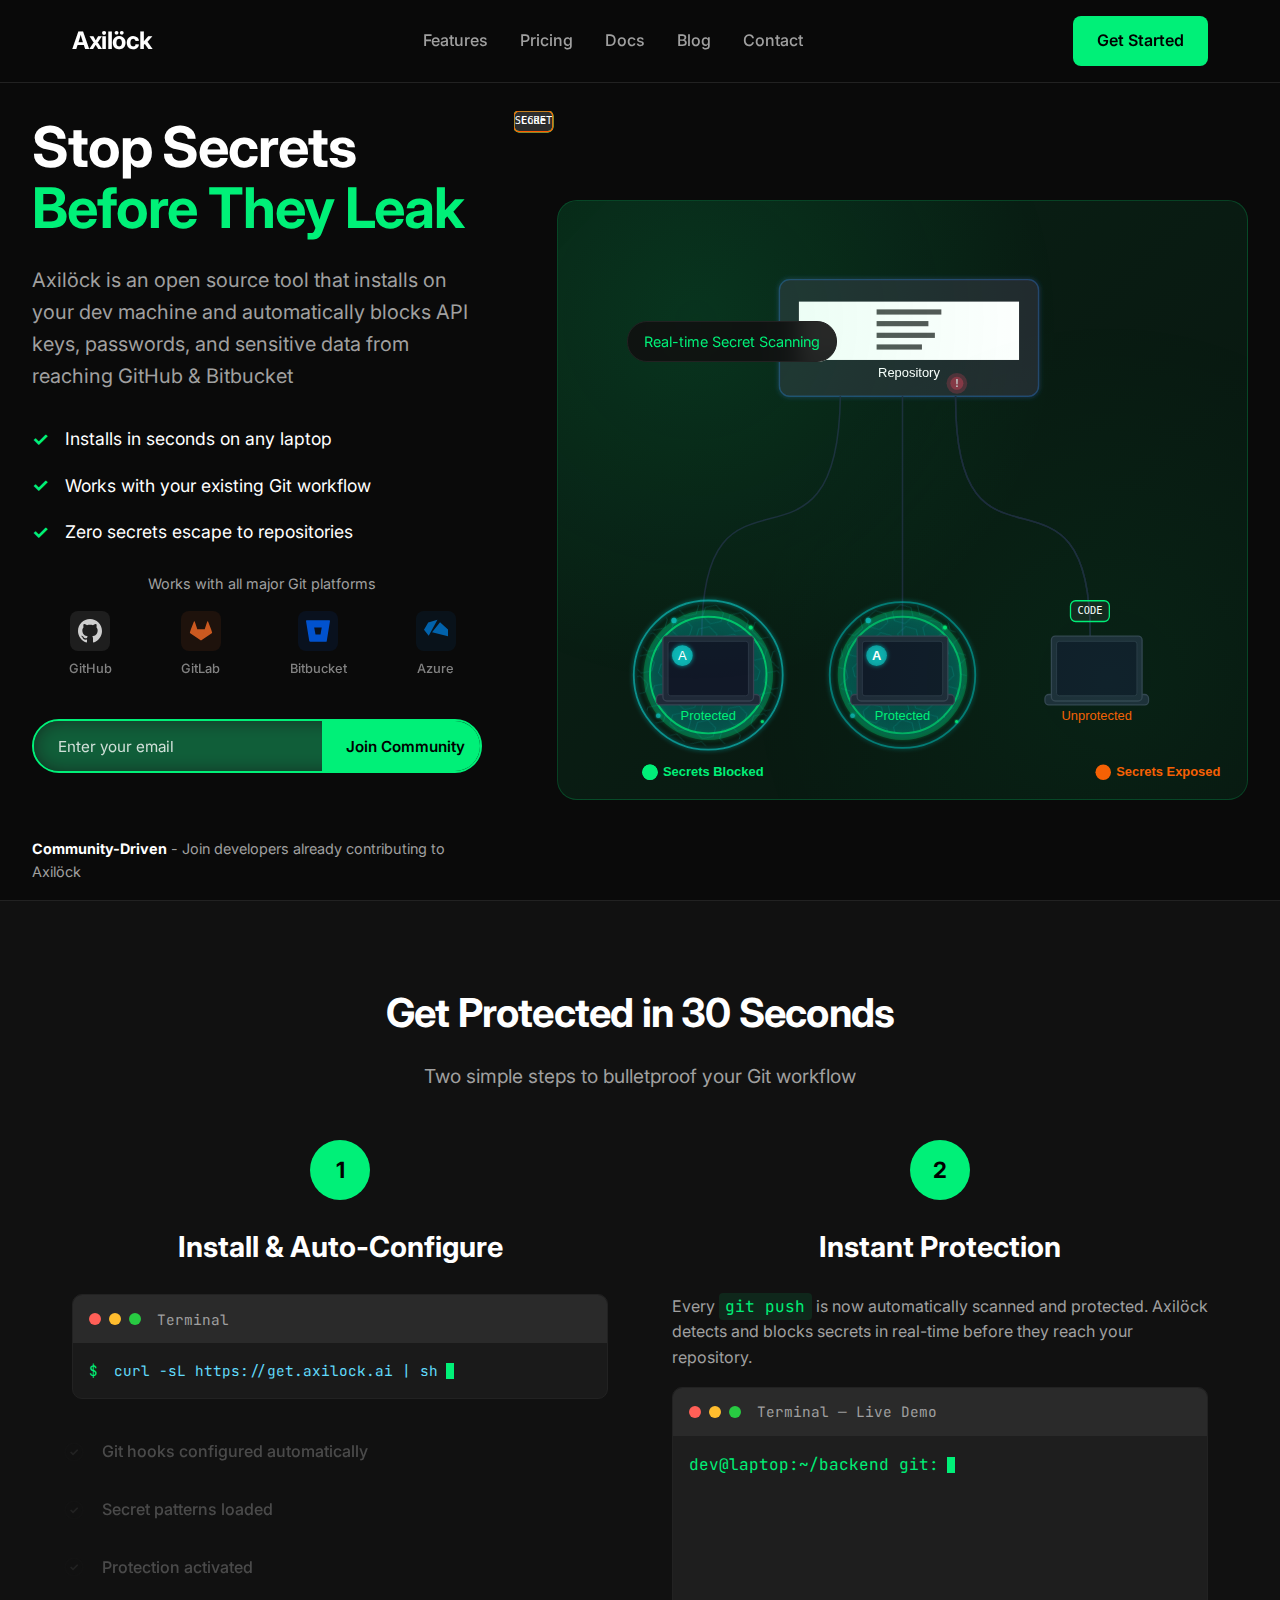
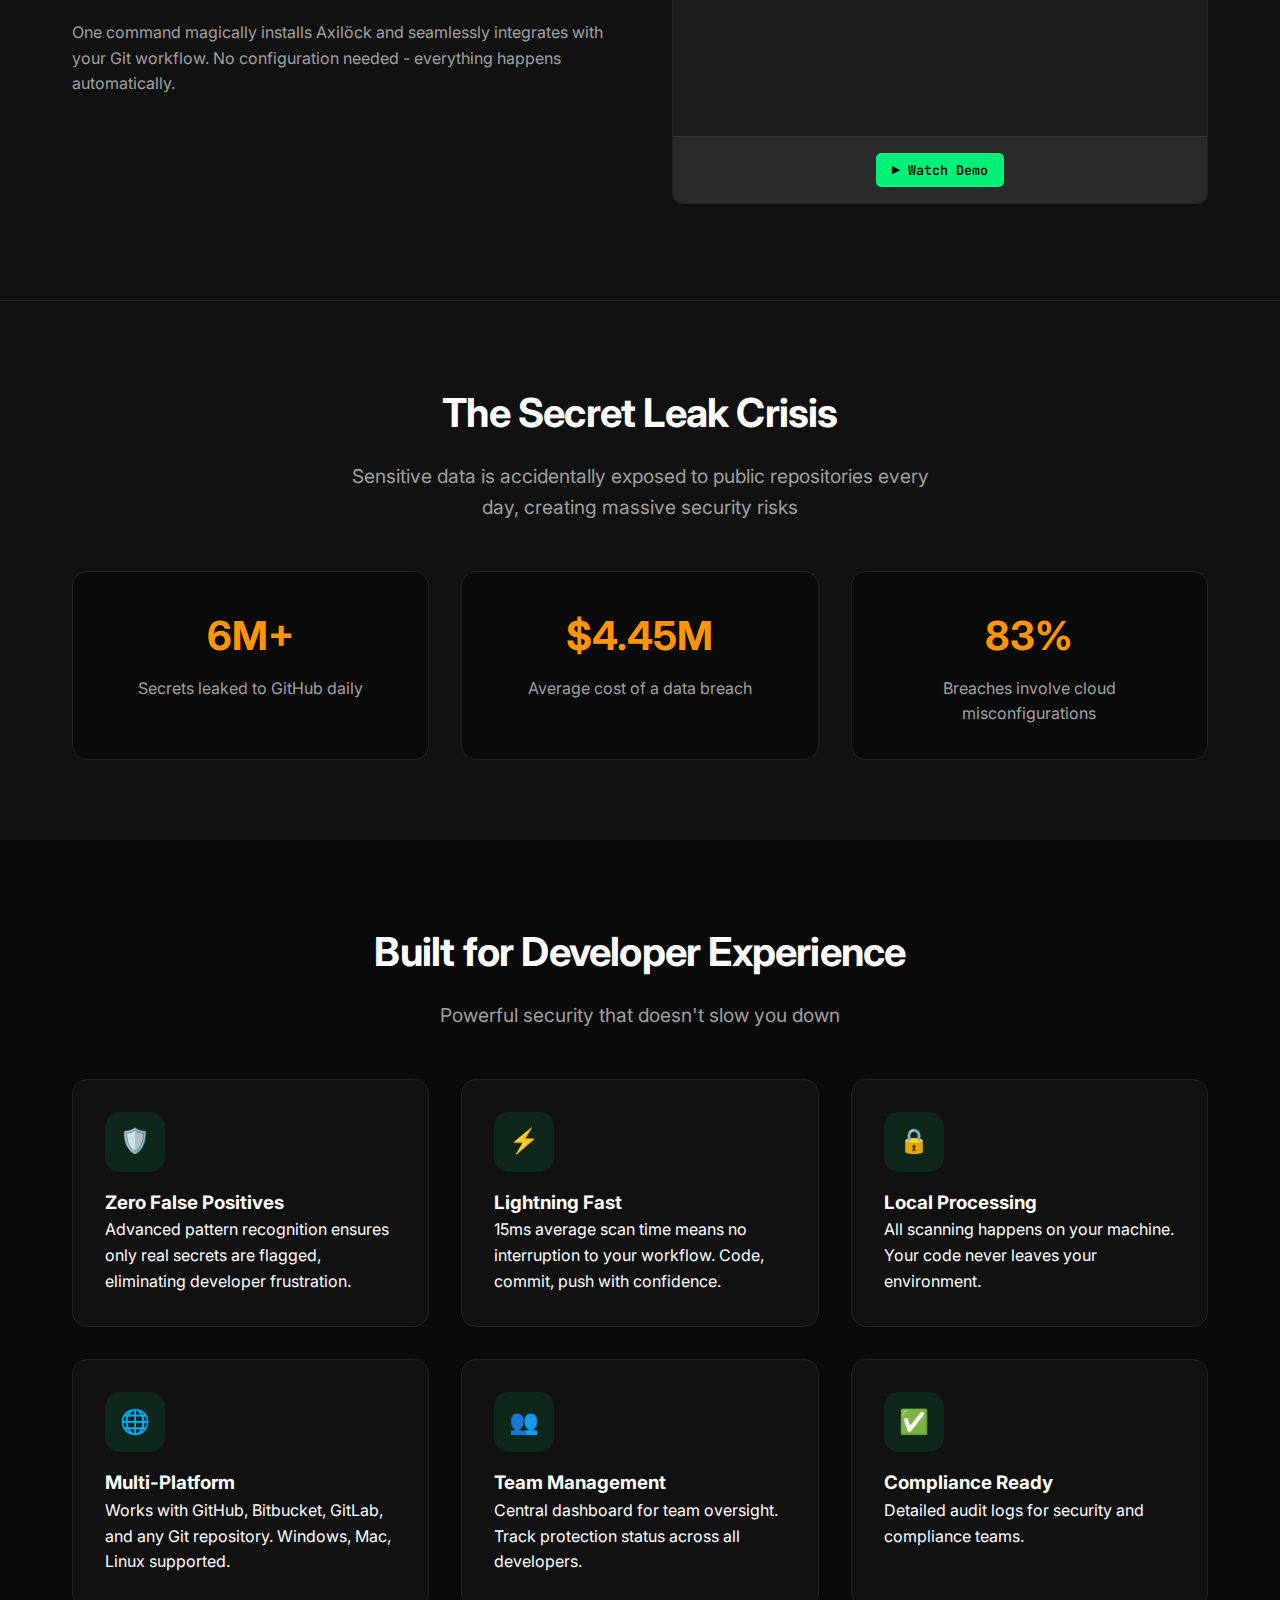
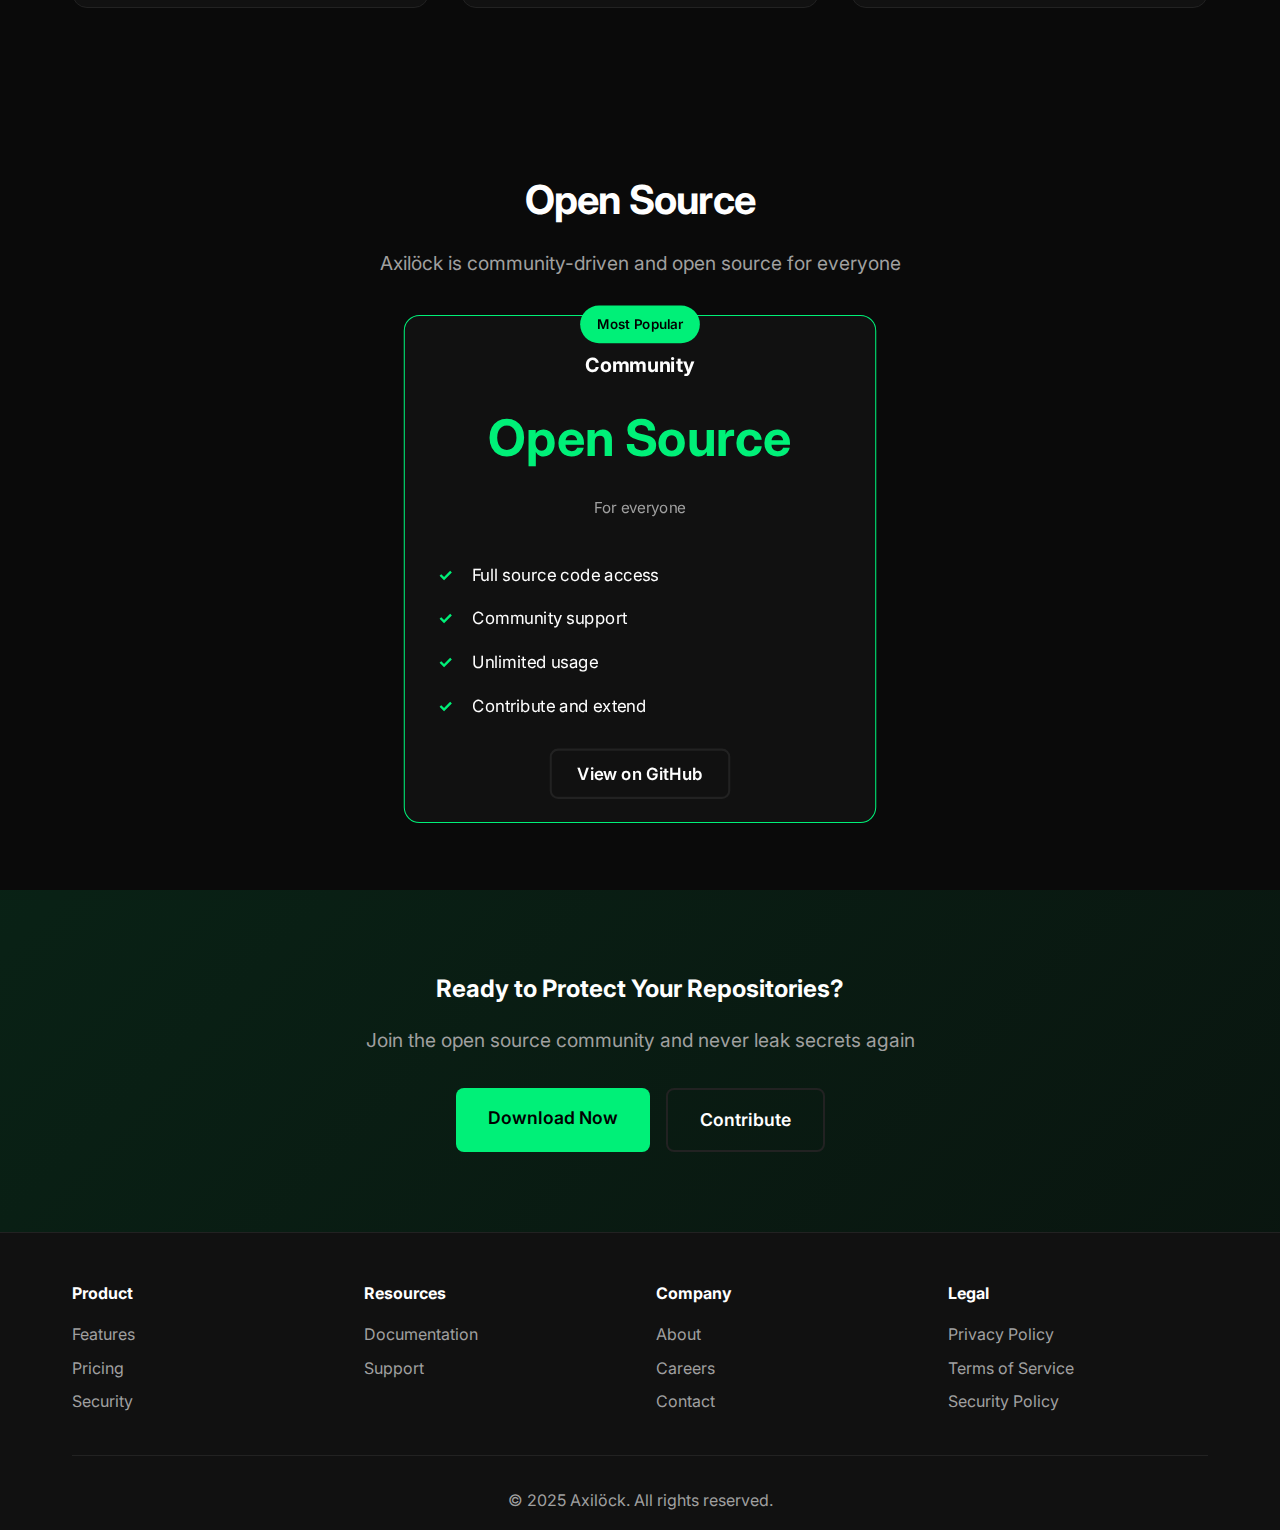
<file: index.html>
<!DOCTYPE html>
<html lang="en">

<head>
    <meta charset="UTF-8">
    <meta name="viewport" content="width=device-width, initial-scale=1.0">
    <title>Axilöck - Stop Secrets Before They Leak</title>
    <link
        href="https://fonts.googleapis.com/css2?family=Inter:wght@300;400;500;600;700&family=JetBrains+Mono:wght@400;500&display=swap"
        rel="stylesheet">
    <style>
        * {
            margin: 0;
            padding: 0;
            box-sizing: border-box;
        }

        :root {
            --primary-green: #00f078;
            --warning-orange: #ff9500;
            --dark-bg: #0a0a0a;
            --card-bg: #111111;
            --text-primary: #ffffff;
            --text-secondary: #a0a0a0;
            --border-color: #222222;
        }

        body {
            font-family: 'Inter', sans-serif;
            background-color: var(--dark-bg);
            color: var(--text-primary);
            line-height: 1.6;
            overflow-x: hidden;
        }

        /* Navigation */
        .navbar {
            position: fixed;
            top: 0;
            width: 100%;
            background: rgba(10, 10, 10, 0.95);
            backdrop-filter: blur(10px);
            z-index: 1000;
            padding: 1rem 0;
            border-bottom: 1px solid var(--border-color);
        }

        .nav-container {
            max-width: 1200px;
            margin: 0 auto;
            display: flex;
            justify-content: space-between;
            align-items: center;
            padding: 0 2rem;
        }

        .logo {
            font-size: 1.5rem;
            font-weight: 700;
            color: var(--text-primary);
            text-decoration: none;
            letter-spacing: -0.02em;
        }

        .nav-links {
            display: flex;
            gap: 2rem;
            list-style: none;
        }

        .nav-links a {
            color: var(--text-secondary);
            text-decoration: none;
            font-weight: 500;
            transition: color 0.3s ease;
        }

        .nav-links a:hover {
            color: var(--text-primary);
        }

        .nav-buttons {
            display: flex;
            gap: 1rem;
            align-items: center;
        }

        .btn-secondary {
            color: var(--text-secondary);
            text-decoration: none;
            font-weight: 500;
            transition: color 0.3s ease;
        }

        .btn-secondary:hover {
            color: var(--text-primary);
        }

        .btn-primary {
            background: var(--primary-green);
            color: #000;
            padding: 0.75rem 1.5rem;
            border-radius: 8px;
            text-decoration: none;
            font-weight: 600;
            transition: all 0.3s ease;
            border: none;
            cursor: pointer;
        }

        .btn-primary:hover {
            background: #00d968;
            transform: translateY(-2px);
            box-shadow: 0 8px 25px rgba(0, 240, 120, 0.3);
        }

        /* Hero Section */
        .hero {
            min-height: 100vh;
            display: flex;
            align-items: center;
            padding-top: 100px;
            position: relative;
            overflow: hidden;
        }

        .hero-container {
            max-width: 1280px;
            margin: 0 auto;
            display: grid;
            grid-template-columns: 2fr 3fr;
            gap: 4rem;
            padding: 0 2rem;
            align-items: center;
        }

        .hero-content {
            z-index: 2;
        }

        .hero-content h1 {
            font-size: 3.5rem;
            font-weight: 700;
            line-height: 1.1;
            margin-bottom: 1.5rem;
            letter-spacing: -0.02em;
        }

        .hero-content .highlight {
            color: var(--primary-green);
        }

        .hero-subtitle {
            font-size: 1.25rem;
            color: var(--text-secondary);
            margin-bottom: 2rem;
            line-height: 1.6;
        }

        .hero-benefits {
            margin-bottom: 1.5rem;
        }

        .benefit-item {
            display: flex;
            align-items: center;
            margin-bottom: 1rem;
            font-size: 1.1rem;
        }

        .benefit-item::before {
            content: "✓";
            color: var(--primary-green);
            font-weight: bold;
            margin-right: 1rem;
            font-size: 1.2rem;
        }

        /* Platform Support */
        .platform-support {
            margin-bottom: 2.5rem;
            text-align: center;
        }

        .platform-text {
            color: var(--text-secondary);
            font-size: 0.9rem;
            margin-bottom: 1rem;
        }

        .platform-icons {
            display: flex;
            justify-content: space-evenly;
            gap: 2rem;
            flex-wrap: wrap;
        }

        .platform-item {
            display: flex;
            flex-direction: column;
            align-items: center;
            gap: 0.5rem;
            opacity: 0.8;
            transition: opacity 0.3s ease;
        }

        .platform-item:hover {
            opacity: 1;
        }

        .platform-icon {
            width: 40px;
            height: 40px;
            border-radius: 8px;
            display: flex;
            align-items: center;
            justify-content: center;
            transition: all 0.3s ease;
        }

        .azure-icon {
            background: rgba(0, 120, 212, 0.1);
            color: #0078d4;
        }

        .azure-icon:hover {
            background: rgba(0, 120, 212, 0.2);
        }

        .github-icon {
            background: rgba(255, 255, 255, 0.1);
            color: #ffffff;
        }

        .github-icon:hover {
            background: #333;
        }

        .gitlab-icon {
            background: rgba(252, 109, 38, 0.1);
            color: #fc6d26;
        }

        .gitlab-icon:hover {
            background: rgba(252, 109, 38, 0.2);
        }

        .bitbucket-icon {
            background: rgba(0, 101, 255, 0.1);
            color: #0065ff;
        }

        .bitbucket-icon:hover {
            background: rgba(0, 101, 255, 0.2);
        }

        .platform-item span {
            font-size: 0.8rem;
            color: var(--text-secondary);
            font-weight: 500;
        }

        /* Glowing Email Input Styles */
        .glowing-input-container {
            position: relative;
            width: 100%;
            max-width: 450px;
            margin-bottom: 2rem;
        }

        .glowing-input-wrapper {
            display: flex;
            border-radius: 100px;
            overflow: hidden;
            border: 2px solid var(--primary-green);
            position: relative;
            z-index: 1;

        }

        .glowing-input-wrapper:hover {
            box-shadow: 0 0 20px rgba(0, 240, 120, 0.4);
        }

        .email-input {
            flex-grow: 1;
            background: rgba(27, 63, 49, 0.5);
            border: none;
            color: var(--text-primary);
            padding: 0 1.5rem;
            height: 50px;
            font-family: 'Inter', sans-serif;
            font-size: 0.95rem;
            font-weight: 400;
        }

        .email-input:focus {
            outline: none;
        }

        .email-input::placeholder {
            color: var(--text-primary);
            opacity: 0.8;
        }

        .demo-button {
            background: var(--primary-green);
            color: #000;
            padding: 0 1.5rem;
            border: none;
            font-family: 'Inter', sans-serif;
            font-size: 0.95rem;
            font-weight: 600;
            cursor: pointer;
            white-space: nowrap;
            transition: all 0.3s ease;
        }

        .demo-button:hover {
            background: #00d968;
        }

        /* Glow effect */
        .glowing-input-wrapper::before {
            content: '';
            position: absolute;
            top: -3px;
            left: -3px;
            right: -3px;
            bottom: -3px;
            background: var(--primary-green);
            z-index: -1;
            filter: blur(10px);
            opacity: 0.5;
            border-radius: 100px;
        }

        .hero-buttons {
            display: flex;
            gap: 1rem;
            margin-bottom: 2rem;
        }

        .btn-outline {
            background: transparent;
            color: var(--text-primary);
            padding: 0.75rem 1.5rem;
            border: 2px solid var(--border-color);
            border-radius: 8px;
            text-decoration: none;
            font-weight: 600;
            transition: all 0.3s ease;
        }

        .btn-outline:hover {
            border-color: var(--primary-green);
            color: var(--primary-green);
        }

        .trust-indicator {
            color: var(--text-secondary);
            font-size: 0.9rem;
        }

        .trust-indicator strong {
            color: var(--text-primary);
        }

        /* Hero Visual Area */
        .hero-visual {
            position: relative;
            height: 600px;
            background: linear-gradient(135deg, rgba(0, 240, 120, 0.1) 0%, rgba(0, 240, 120, 0.05) 100%);
            border-radius: 20px;
            border: 1px solid rgba(0, 240, 120, 0.2);
            display: flex;
            align-items: center;
            justify-content: center;
        }

        .hero-visual::before {
            content: '';
            position: absolute;
            inset: 0;
            background:
                radial-gradient(circle at 20% 20%, rgba(0, 240, 120, 0.1) 0%, transparent 50%),
                radial-gradient(circle at 80% 80%, rgba(0, 240, 120, 0.05) 0%, transparent 50%);
            border-radius: 20px;
        }

        .visual-placeholder {
            color: var(--text-secondary);
            text-align: center;
            z-index: 2;
        }

        .floating-metrics {
            position: absolute;
            font-size: 0.9rem;
            background: rgba(17, 17, 17, 0.9);
            padding: 0.5rem 1rem;
            border-radius: 20px;
            border: 1px solid var(--border-color);
            backdrop-filter: blur(10px);
        }

        .metric-1 {
            top: 20%;
            left: 10%;
            color: var(--primary-green);
        }

        .metric-2 {
            top: 60%;
            right: 15%;
            color: var(--warning-orange);
        }

        .metric-3 {
            bottom: 20%;
            left: 20%;
        }

        /* Section Styles */
        .section {
            padding: 5rem 0;
        }

        .container {
            max-width: 1200px;
            margin: 0 auto;
            padding: 0 2rem;
        }

        .section-header {
            text-align: center;
            margin-bottom: 3rem;
        }

        .section-header h2 {
            font-size: 2.5rem;
            font-weight: 700;
            margin-bottom: 1rem;
            letter-spacing: -0.02em;
        }

        .section-header p {
            font-size: 1.2rem;
            color: var(--text-secondary);
            max-width: 600px;
            margin: 0 auto;
        }

        /* Problem Section */
        .problem-section {
            background: var(--card-bg);
            border-top: 1px solid var(--border-color);
        }

        .problem-stats {
            display: grid;
            grid-template-columns: repeat(auto-fit, minmax(300px, 1fr));
            gap: 2rem;
            margin-top: 3rem;
        }

        .stat-card {
            background: var(--dark-bg);
            padding: 2rem;
            border-radius: 15px;
            border: 1px solid var(--border-color);
            text-align: center;
            transition: transform 0.3s ease;
        }

        .stat-card:hover {
            transform: translateY(-5px);
        }

        .stat-number {
            font-size: 2.5rem;
            font-weight: 700;
            color: var(--warning-orange);
            margin-bottom: 0.5rem;
        }

        .stat-label {
            color: var(--text-secondary);
        }

        /* Setup Section */
        .setup-section {
            background: var(--card-bg);
            border-top: 1px solid var(--border-color);
        }

        .setup-steps {
            display: grid;
            grid-template-columns: repeat(auto-fit, minmax(450px, 1fr));
            gap: 4rem;
            margin-top: 3rem;
        }

        .setup-step {
            text-align: center;
            position: relative;
        }

        .step-number {
            width: 60px;
            height: 60px;
            background: var(--primary-green);
            color: #000;
            border-radius: 50%;
            display: flex;
            align-items: center;
            justify-content: center;
            font-weight: 700;
            font-size: 1.4rem;
            margin: 0 auto 1.5rem;
        }

        .setup-step h3 {
            font-size: 1.8rem;
            margin-bottom: 1.5rem;
        }

        /* Terminal Box */
        .terminal-box {
            background: #1a1a1a;
            border-radius: 10px;
            border: 1px solid var(--border-color);
            margin: 1rem 0;
            font-family: 'JetBrains Mono', monospace;
            overflow: hidden;
        }

        .terminal-header {
            background: #2a2a2a;
            padding: 0.8rem 1rem;
            display: flex;
            align-items: center;
            gap: 1rem;
        }

        .terminal-buttons {
            display: flex;
            gap: 0.5rem;
        }

        .terminal-btn {
            width: 12px;
            height: 12px;
            border-radius: 50%;
        }

        .terminal-btn.red {
            background: #ff5f57;
        }

        .terminal-btn.yellow {
            background: #ffbd2e;
        }

        .terminal-btn.green {
            background: #28ca42;
        }

        .terminal-title {
            color: var(--text-secondary);
            font-size: 0.9rem;
        }

        .terminal-content {
            padding: 1rem;
            color: var(--text-primary);
            font-size: 0.9rem;
            display: flex;
            align-items: center;
            gap: 0.5rem;
        }

        .terminal-prompt {
            color: var(--primary-green);
        }

        .terminal-command {
            color: #61dafb;
        }

        .terminal-cursor {
            width: 8px;
            height: 16px;
            background: var(--primary-green);
            animation: blink 1s infinite;
        }

        @keyframes blink {

            0%,
            50% {
                opacity: 1;
            }

            51%,
            100% {
                opacity: 0;
            }
        }

        /* Updated Setup Visual - Animated Checklist */
        .setup-visual {
            margin: 1.5rem 0;
            padding: 0;
        }

        .setup-item {
            display: flex;
            align-items: center;
            padding: 1rem 0;
            margin: 0;
            background: transparent;
            border: none;
            border-radius: 0;
            font-size: 1rem;
            color: var(--text-secondary);
            opacity: 0.4;
            transform: translateX(-10px);
            transition: all 0.8s ease;
            position: relative;
        }

        .setup-item.completed {
            opacity: 1;
            transform: translateX(0);
            color: var(--text-primary);
        }

        .setup-item.completed .setup-checkmark {
            opacity: 1;
            transform: scale(1);
            color: var(--primary-green);
        }

        .setup-checkmark {
            width: 24px;
            height: 24px;
            border: 2px solid var(--border-color);
            border-radius: 50%;
            display: flex;
            align-items: center;
            justify-content: center;
            margin-right: 1rem;
            font-weight: bold;
            font-size: 14px;
            background: transparent;
            opacity: 0.3;
            transform: scale(0.8);
            transition: all 0.6s cubic-bezier(0.68, -0.55, 0.265, 1.55);
            flex-shrink: 0;
        }

        .setup-item.completed .setup-checkmark {
            border-color: var(--primary-green);
            background: rgba(0, 240, 120, 0.1);
            animation: checkmarkPulse 0.6s ease-out;
        }

        @keyframes checkmarkPulse {
            0% {
                transform: scale(0.8);
                box-shadow: 0 0 0 0 rgba(0, 240, 120, 0.4);
            }

            50% {
                transform: scale(1.1);
                box-shadow: 0 0 0 10px rgba(0, 240, 120, 0);
            }

            100% {
                transform: scale(1);
                box-shadow: 0 0 0 0 rgba(0, 240, 120, 0);
            }
        }

        .setup-item-text {
            flex: 1;
            text-align: left;
            font-weight: 500;
        }

        .setup-item.completed .setup-item-text {
            animation: slideInText 0.5s ease-out 0.2s both;
        }

        @keyframes slideInText {
            from {
                opacity: 0.6;
                transform: translateX(-5px);
            }

            to {
                opacity: 1;
                transform: translateX(0);
            }
        }

        /* Interactive Terminal Demo */
        .interactive-terminal {
            background: #1a1a1a;
            border-radius: 10px;
            border: 1px solid var(--border-color);
            margin: 1rem 0;
            font-family: 'JetBrains Mono', monospace;
            overflow: hidden;
        }

        .terminal-body {
            padding: 1rem;
            background: #1e1e1e;
            min-height: 300px;
        }

        .terminal-line {
            display: flex;
            align-items: center;
            margin-bottom: 0.5rem;
        }

        .terminal-prompt {
            color: var(--primary-green);
            white-space: nowrap;
            margin-right: 0.5rem;
        }

        .terminal-input {
            color: #61dafb;
        }

        .terminal-output {
            margin-top: 1rem;
            line-height: 1.4;
        }

        .axilock-header {
            color: var(--primary-green);
            text-align: center;
            font-weight: bold;
            margin: 1rem 0;
            border-top: 1px solid #333;
            padding: 0.5rem 0;
        }

        .secret-detection {
            background: rgba(255, 149, 0, 0.1);
            border-left: 3px solid var(--warning-orange);
            padding: 0.8rem;
            margin: 0.5rem 0;
            border-radius: 0 5px 5px 0;
            text-align: left;
        }

        .secret-detail {
            color: var(--text-secondary);
            font-size: 0.9rem;
            margin: 0.2rem 0;
        }

        .secret-value {
            color: var(--warning-orange);
            font-weight: bold;
        }

        .error-message {
            color: #ff6b6b;
            margin-top: 1rem;
            font-weight: 500;
            text-align: left;
        }

        .demo-controls {
            padding: 1rem;
            text-align: center;
            background: #2a2a2a;
            border-top: 1px solid #333;
        }

        .demo-btn {
            background: var(--primary-green);
            color: #000;
            border: none;
            padding: 0.5rem 1rem;
            border-radius: 5px;
            font-family: inherit;
            font-weight: 600;
            cursor: pointer;
            transition: all 0.3s ease;
        }

        .demo-btn:hover {
            background: #00d968;
        }

        .demo-btn:disabled {
            background: #555;
            color: #999;
            cursor: not-allowed;
        }

        .setup-step code {
            background: rgba(0, 240, 120, 0.1);
            padding: 0.2rem 0.4rem;
            border-radius: 4px;
            color: var(--primary-green);
            font-family: 'JetBrains Mono', monospace;
        }

        .setup-description {
            color: var(--text-secondary);
            font-size: 1rem;
            line-height: 1.6;
            margin-top: 1rem;
            text-align: left;
        }

        /* Features Section */
        .features-grid {
            display: grid;
            grid-template-columns: repeat(auto-fit, minmax(300px, 1fr));
            gap: 2rem;
            margin-top: 3rem;
        }

        .feature-card {
            background: var(--card-bg);
            padding: 2rem;
            border-radius: 15px;
            border: 1px solid var(--border-color);
            transition: all 0.3s ease;
        }

        .feature-card:hover {
            border-color: var(--primary-green);
            transform: translateY(-5px);
        }

        .feature-icon {
            width: 60px;
            height: 60px;
            background: rgba(0, 240, 120, 0.1);
            border-radius: 15px;
            display: flex;
            align-items: center;
            justify-content: center;
            margin-bottom: 1rem;
            font-size: 1.5rem;
        }

        /* Pricing Section */
        .pricing-cards {
            display: grid;
            grid-template-columns: repeat(auto-fit, minmax(300px, 1fr));
            gap: 2rem;
            margin-top: 3rem;
        }

        .pricing-card {
            background: var(--card-bg);
            padding: 2rem;
            border-radius: 15px;
            border: 1px solid var(--border-color);
            text-align: center;
            position: relative;
        }

        .pricing-card.featured {
            border-color: var(--primary-green);
            transform: scale(1.05);
        }

        .pricing-card.featured::before {
            content: "Most Popular";
            position: absolute;
            top: -10px;
            left: 50%;
            transform: translateX(-50%);
            background: var(--primary-green);
            color: #000;
            padding: 0.5rem 1rem;
            border-radius: 20px;
            font-size: 0.8rem;
            font-weight: 600;
        }

        .price {
            font-size: 3rem;
            font-weight: 700;
            color: var(--primary-green);
            margin: 1rem 0;
        }

        .price-period {
            color: var(--text-secondary);
            font-size: 0.9rem;
        }

        .feature-list {
            list-style: none;
            margin: 2rem 0;
            text-align: left;
        }

        .feature-list li {
            padding: 0.5rem 0;
            position: relative;
            padding-left: 2rem;
        }

        .feature-list li::before {
            content: "✓";
            color: var(--primary-green);
            font-weight: bold;
            position: absolute;
            left: 0;
        }

        .temprory-class-for-centre {
            width: 450px;
            margin: 0 auto;
        }

        /* CTA Section */
        .cta-section {
            background: linear-gradient(135deg, rgba(0, 240, 120, 0.1) 0%, rgba(0, 240, 120, 0.05) 100%);
            text-align: center;
            padding: 5rem 0;
        }

        /* Footer */
        .footer {
            background: var(--card-bg);
            padding: 3rem 0 1rem;
            border-top: 1px solid var(--border-color);
        }

        .footer-content {
            display: grid;
            grid-template-columns: repeat(auto-fit, minmax(250px, 1fr));
            gap: 2rem;
            margin-bottom: 2rem;
        }

        .footer-section h4 {
            margin-bottom: 1rem;
            color: var(--text-primary);
        }

        .footer-section a {
            color: var(--text-secondary);
            text-decoration: none;
            display: block;
            margin-bottom: 0.5rem;
            transition: color 0.3s ease;
        }

        .footer-section a:hover {
            color: var(--primary-green);
        }

        .footer-bottom {
            text-align: center;
            padding-top: 2rem;
            border-top: 1px solid var(--border-color);
            color: var(--text-secondary);
        }

        /* Responsive Design */
        @media (max-width: 768px) {
            .hero-container {
                grid-template-columns: 1fr;
                text-align: center;
            }

            .hero-content h1 {
                font-size: 2.5rem;
            }

            .nav-links {
                display: none;
            }

            .setup-steps {
                grid-template-columns: 1fr;
            }

            .pricing-cards {
                grid-template-columns: 1fr;
            }

            .pricing-card.featured {
                transform: none;
            }

            .glowing-input-wrapper {
                flex-direction: column;
                border-radius: 15px;
            }

            .email-input {
                height: 45px;
                text-align: center;
                padding: 0 1rem;
            }

            .demo-button {
                height: 45px;
                width: 100%;
            }

            .glowing-input-wrapper::before {
                border-radius: 15px;
            }
        }

        /* Animations */
        @keyframes fadeInUp {
            from {
                opacity: 0;
                transform: translateY(30px);
            }

            to {
                opacity: 1;
                transform: translateY(0);
            }
        }

        .animate-on-scroll {
            animation: fadeInUp 0.6s ease-out;
        }

        /* Floating animation for metrics */
        @keyframes float {

            0%,
            100% {
                transform: translateY(0px);
            }

            50% {
                transform: translateY(-10px);
            }
        }

        .floating-metrics {
            animation: float 3s ease-in-out infinite;
        }
    </style>
</head>

<body>
    <!-- Navigation -->
    <nav class="navbar">
        <div class="nav-container">
            <a href="#" class="logo">Axilöck</a>
            <ul class="nav-links">
                <li><a href="#features">Features</a></li>
                <li><a href="#pricing">Pricing</a></li>
                <li><a href="https://docs.axilock.ai/">Docs</a></li>
                <li><a href="https://blog.axilock.ai/">Blog</a></li>
                <li><a href="https://cal.com/axilock/support">Contact</a></li>
            </ul>
            <div class="nav-buttons">
                <a href="https://github.com/axilock" class="btn-primary">Get Started</a>
            </div>
        </div>
    </nav>

    <!-- Hero Section -->
    <section class="hero" id="hero">
        <div class="hero-container">
            <div class="hero-content">
                <h1>Stop Secrets <span class="highlight">Before They Leak</span></h1>
                <p class="hero-subtitle">
                    Axilöck is an open source tool that installs on your dev machine and automatically blocks API keys, passwords, and sensitive
                    data from reaching GitHub & Bitbucket
                </p>
                <div class="hero-benefits">
                    <div class="benefit-item">Installs in seconds on any laptop</div>
                    <div class="benefit-item">Works with your existing Git workflow</div>
                    <div class="benefit-item">Zero secrets escape to repositories</div>
                </div>
                <div class="platform-support">
                    <p class="platform-text">Works with all major Git platforms</p>
                    <div class="platform-icons">
                        <div class="platform-item">
                            <div class="platform-icon github-icon">
                                <svg width="24" height="24" viewBox="0 0 24 24" fill="currentColor">
                                    <path
                                        d="M12 0c-6.626 0-12 5.373-12 12 0 5.302 3.438 9.8 8.207 11.387.599.111.793-.261.793-.577v-2.234c-3.338.726-4.033-1.416-4.033-1.416-.546-1.387-1.333-1.756-1.333-1.756-1.089-.745.083-.729.083-.729 1.205.084 1.839 1.237 1.839 1.237 1.07 1.834 2.807 1.304 3.492.997.107-.775.418-1.305.762-1.604-2.665-.305-5.467-1.334-5.467-5.931 0-1.311.469-2.381 1.236-3.221-.124-.303-.535-1.524.117-3.176 0 0 1.008-.322 3.301 1.23.957-.266 1.983-.399 3.003-.404 1.02.005 2.047.138 3.006.404 2.291-1.552 3.297-1.23 3.297-1.23.653 1.653.242 2.874.118 3.176.77.84 1.235 1.911 1.235 3.221 0 4.609-2.807 5.624-5.479 5.921.43.372.823 1.102.823 2.222v3.293c0 .319.192.694.801.576 4.765-1.589 8.199-6.086 8.199-11.386 0-6.627-5.373-12-12-12z" />
                                </svg>
                            </div>
                            <span>GitHub</span>
                        </div>
                        <div class="platform-item">
                            <div class="platform-icon gitlab-icon">
                                <svg width="24" height="24" viewBox="0 0 24 24" fill="currentColor">
                                    <path
                                        d="M12 21.62l-3.684-11.333h7.368L12 21.62zM12 21.62L8.316 10.287H1.895L12 21.62zM1.895 10.287l-.948 2.915a.821.821 0 00.298 1.018L12 21.62l-10.105-11.333zM1.895 10.287h6.421L5.737 2.414a.411.411 0 00-.78 0L1.895 10.287zM12 21.62l3.684-11.333h6.421L12 21.62zM22.105 10.287l.948 2.915a.821.821 0 01-.298 1.018L12 21.62l10.105-11.333zM22.105 10.287h-6.421l2.579-7.873a.411.411 0 01.78 0l3.062 7.873z" />
                                </svg>

                            </div>
                            <span>GitLab</span>
                        </div>
                        <div class="platform-item">
                            <div class="platform-icon bitbucket-icon">
                                <svg width="24" height="24" viewBox="0 0 24 24" fill="currentColor">
                                    <path
                                        d="M.778 1.213a.768.768 0 00-.768.892l3.263 19.81c.084.5.515.868 1.022.873H19.95a.772.772 0 00.77-.646l3.27-20.03a.768.768 0 00-.768-.891zM14.52 15.53H9.522L8.17 8.466h7.561z" />
                                </svg>
                            </div>
                            <span>Bitbucket</span>
                        </div>
                        <div class="platform-item">
                            <div class="platform-icon azure-icon">
                                <svg width="24" height="24" viewBox="0 0 24 24" fill="currentColor">
                                    <path
                                        d="M0 10.802l4.24-7.365L13.469.637l-8.758 16.09L0 10.802zm8.073 2.387L16.034 3.23l7.967 7.366v6.61L8.073 13.189z" />
                                </svg>
                            </div>
                            <span>Azure</span>
                        </div>
                    </div>
                </div>
                <div class="hero-buttons">
                    <div class="glowing-input-container">
                        <div class="glowing-input-wrapper">
                            <input type="email" class="email-input" placeholder="Enter your email" onkeydown="if(event.key === 'Enter') { document.querySelector('.demo-button').click(); }" />
                            <button class="demo-button">Join Community</button>
                        </div>
                    </div>
                </div>
                <p class="trust-indicator">
                    <strong>Community-Driven</strong> - Join developers already contributing to Axilöck
                </p>
            </div>
            <div class="hero-visual">
                <img src="hero.svg"
                    style="padding: 0px; margin: 0px; width: 130%; height: 130%; object-fit: contain;" />
                <!-- Floating Metrics -->
                <div class="floating-metrics metric-1">Real-time Secret Scanning</div>
            </div>
        </div>
    </section>

    <!-- Setup Section -->
    <section class="section setup-section" id="setup-steps-id">
        <div class="container">
            <div class="section-header">
                <h2>Get Protected in <span class="highlight">30 Seconds</span></h2>
                <p>Two simple steps to bulletproof your Git workflow</p>
            </div>
            <div class="setup-steps" id="">
                <div class="setup-step">
                    <div class="step-number">1</div>
                    <h3>Install & Auto-Configure</h3>
                    <div class="terminal-box">
                        <div class="terminal-header">
                            <div class="terminal-buttons">
                                <span class="terminal-btn red"></span>
                                <span class="terminal-btn yellow"></span>
                                <span class="terminal-btn green"></span>
                            </div>
                            <div class="terminal-title">Terminal</div>
                        </div>
                        <div class="terminal-content">
                            <span class="terminal-prompt">$</span>
                            <span class="terminal-command">curl -sL https://get.axilock.ai | sh</span>
                            <div class="terminal-cursor"></div>
                        </div>
                    </div>
                    <div class="setup-visual" id="setup-checklist">
                        <div class="setup-item" data-step="1">
                            <div class="setup-checkmark">✓</div>
                            <span class="setup-item-text">Git hooks configured automatically</span>
                        </div>
                        <div class="setup-item" data-step="2">
                            <div class="setup-checkmark">✓</div>
                            <span class="setup-item-text">Secret patterns loaded</span>
                        </div>
                        <div class="setup-item" data-step="3">
                            <div class="setup-checkmark">✓</div>
                            <span class="setup-item-text">Protection activated</span>
                        </div>
                    </div>
                    <div class="setup-description">
                        One command magically installs Axilöck and seamlessly integrates with your Git workflow. No
                        configuration needed - everything happens automatically.
                    </div>
                </div>

                <div class="setup-step">
                    <div class="step-number">2</div>
                    <h3>Instant Protection</h3>
                    <div class="setup-description">
                        Every <code>git push</code> is now automatically scanned and protected. Axilöck detects and
                        blocks secrets in real-time before they reach your repository.
                    </div>
                    <div class="interactive-terminal">
                        <div class="terminal-header">
                            <div class="terminal-buttons">
                                <span class="terminal-btn red"></span>
                                <span class="terminal-btn yellow"></span>
                                <span class="terminal-btn green"></span>
                            </div>
                            <div class="terminal-title">Terminal — Live Demo</div>
                        </div>
                        <div class="terminal-body" id="interactive-demo">
                            <div class="terminal-line">
                                <span class="terminal-prompt">dev@laptop:~/backend git:</span>
                                <span class="terminal-input" id="demo-input"></span>
                                <span class="terminal-cursor" id="demo-cursor"></span>
                            </div>
                            <div class="terminal-output" id="demo-output"></div>
                        </div>
                        <div class="demo-controls">
                            <button class="demo-btn" id="restart-demo">▶ Watch Demo</button>
                        </div>
                    </div>
                </div>
            </div>
        </div>
    </section>

    <!-- Problem Section -->
    <section class="section problem-section">
        <div class="container">
            <div class="section-header">
                <h2>The Secret Leak Crisis</h2>
                <p>Sensitive data is accidentally exposed to public repositories every day, creating massive security
                    risks</p>
            </div>
            <div class="problem-stats">
                <div class="stat-card">
                    <div class="stat-number">6M+</div>
                    <div class="stat-label">Secrets leaked to GitHub daily</div>
                </div>
                <div class="stat-card">
                    <div class="stat-number">$4.45M</div>
                    <div class="stat-label">Average cost of a data breach</div>
                </div>
                <div class="stat-card">
                    <div class="stat-number">83%</div>
                    <div class="stat-label">Breaches involve cloud misconfigurations</div>
                </div>
            </div>
        </div>
    </section>

    <!-- Features Section -->
    <section class="section" id="features">
        <div class="container">
            <div class="section-header">
                <h2>Built for Developer Experience</h2>
                <p>Powerful security that doesn't slow you down</p>
            </div>
            <div class="features-grid">
                <div class="feature-card">
                    <div class="feature-icon">🛡️</div>
                    <h3>Zero False Positives</h3>
                    <p>Advanced pattern recognition ensures only real secrets are flagged, eliminating developer
                        frustration.</p>
                </div>
                <div class="feature-card">
                    <div class="feature-icon">⚡</div>
                    <h3>Lightning Fast</h3>
                    <p>15ms average scan time means no interruption to your workflow. Code, commit, push with
                        confidence.</p>
                </div>
                <div class="feature-card">
                    <div class="feature-icon">🔒</div>
                    <h3>Local Processing</h3>
                    <p>All scanning happens on your machine. Your code never leaves your environment.</p>
                </div>
                <div class="feature-card">
                    <div class="feature-icon">🌐</div>
                    <h3>Multi-Platform</h3>
                    <p>Works with GitHub, Bitbucket, GitLab, and any Git repository. Windows, Mac, Linux supported.</p>
                </div>
                <div class="feature-card">
                    <div class="feature-icon">👥</div>
                    <h3>Team Management</h3>
                    <p>Central dashboard for team oversight. Track protection status across all developers.</p>
                </div>
                <div class="feature-card">
                    <div class="feature-icon">✅</div>
                    <h3>Compliance Ready</h3>
                    <p>Detailed audit logs for security and compliance teams.</p>
                </div>
            </div>
        </div>
    </section>

    <!-- Pricing Section -->
    <section class="section" id="pricing">
        <div class="container">
            <div class="section-header">
                <h2>Open Source</h2>
                <p>Axilöck is community-driven and open source for everyone</p>
            </div>
            <div class="pricing-cards">
                <!-- <div class="pricing-card">
                    <h3>Individual</h3>
                    <div class="price">Free</div>
                    <p class="price-period">For individual developers</p>
                    <ul class="feature-list">
                        <li>Real-time secret scanning</li>
                        <li>GitHub & Bitbucket support</li>
                        <li>Basic reporting</li>
                        <li>Community support</li>
                    </ul>
                    <a href="#" class="btn-primary">Get Started Free</a>
                </div> -->
                <!-- <div class="pricing-card featured">
                    <h3>Team</h3>
                    <div class="price">$15<span class="price-period">/dev/month</span></div>
                    <p class="price-period">For development teams</p>
                    <ul class="feature-list">
                        <li>Everything in Individual</li>
                        <li>Team dashboard</li>
                        <li>Advanced reporting</li>
                        <li>Priority support</li>
                        <li>Custom secret patterns</li>
                    </ul>
                    <a href="#" class="btn-primary">Start 30-Day Trial</a>
                </div> -->
                <div class="pricing-card featured temprory-class-for-centre">
                    <h3>Community</h3>
                    <div class="price">Open Source</div>
                    <p class="price-period">For everyone</p>
                    <ul class="feature-list">
                        <li>Full source code access</li>
                        <li>Community support</li>
                        <li>Unlimited usage</li>
                        <li>Contribute and extend</li>
                    </ul>
                    <a href="https://github.com/axilock" class="btn-outline">View on GitHub</a>
                </div>
            </div>
        </div>
    </section>

    <!-- Final CTA Section -->
    <section class="cta-section">
        <div class="container">
            <h2>Ready to Protect Your Repositories?</h2>
            <p style="font-size: 1.2rem; color: var(--text-secondary); margin: 1rem 0 2rem;">
                Join the open source community and never leak secrets again
            </p>
            <div style="display: flex; gap: 1rem; justify-content: center; flex-wrap: wrap;">
                <a href="https://github.com/axilock" class="btn-primary" style="font-size: 1.1rem; padding: 1rem 2rem;">Download Now</a>
                <a href="https://github.com/axilock/contribute" class="btn-outline" style="font-size: 1.1rem; padding: 1rem 2rem;">Contribute</a>
            </div>
        </div>
    </section>

    <!-- Footer -->
    <footer class="footer">
        <div class="container">
            <div class="footer-content">
                <div class="footer-section">
                    <h4>Product</h4>
                    <a href="#features">Features</a>
                    <a href="#pricing">Pricing</a>
                    <a href="security-acknowledgments.html">Security</a>
                    <!-- <a href="#">Integrations</a> -->
                </div>
                <div class="footer-section">
                    <h4>Resources</h4>
                    <a href="https://docs.axilock.ai/">Documentation</a>
                    <!-- <a href="#">API Reference</a> -->
                    <!-- <a href="#">Blog</a> -->
                    <a href="#hero">Support</a>
                </div>
                <div class="footer-section">
                    <h4>Company</h4>
                    <a href="#hero">About</a>
                    <a href="careers.html">Careers</a>
                    <a href="https://cal.com/axilock/support">Contact</a>
                    <!-- <a href="#">Press</a> -->
                </div>
                <div class="footer-section">
                    <h4>Legal</h4>
                    <a href="#">Privacy Policy</a>
                    <a href="#">Terms of Service</a>
                    <a href="security-privacy.html">Security Policy</a>
                    <!-- <a href="#">Compliance</a> -->
                </div>
            </div>
            <div class="footer-bottom">
                <p>&copy; 2025 Axilöck. All rights reserved.</p>
            </div>
        </div>
    </footer>

    <script>
        // Interactive Terminal Demo
        let demoRunning = false;

        function typeText(element, text, speed = 100) {
            return new Promise((resolve) => {
                let i = 0;
                const timer = setInterval(() => {
                    if (i < text.length) {
                        element.textContent += text.charAt(i);
                        i++;
                    } else {
                        clearInterval(timer);
                        resolve();
                    }
                }, speed);
            });
        }

        function showOutput(outputElement, htmlContent) {
            return new Promise((resolve) => {
                outputElement.innerHTML = htmlContent;
                setTimeout(resolve, 1000);
            });
        }

        async function runTerminalDemo() {
            if (demoRunning) return;

            demoRunning = true;
            const inputElement = document.getElementById('demo-input');
            const outputElement = document.getElementById('demo-output');
            const cursorElement = document.getElementById('demo-cursor');
            const restartBtn = document.getElementById('restart-demo');

            if (restartBtn) {
                restartBtn.disabled = true;
                restartBtn.textContent = 'Running...';
            }

            // Reset
            inputElement.textContent = '';
            outputElement.innerHTML = '';
            cursorElement.style.display = 'inline-block';

            // Type the command
            await typeText(inputElement, 'git push', 120);

            // Hide cursor and show output
            cursorElement.style.display = 'none';

            const axiOutput = `
                <div class="axilock-header">======== AXILOCK PUSH PROTECTION ========</div>
                <div style="color: var(--text-secondary); margin: 1rem 0;">
                    Commits you tried to push had secrets in them.<br>
                    Please remove the secrets and try to push again.
                </div>
                <div style="color: var(--text-primary); margin: 1rem 0;">Following secrets were found:</div>
                <div class="secret-detection">
                    <div class="secret-detail">Commit ID: <span style="color: #61dafb;">fbafce2bb148a35becea31a07cfcb66776572787</span></div>
                    <div class="secret-detail">Redacted value: <span class="secret-value">AKIAWXXXX</span></div>
                    <div class="secret-detail">File: <span style="color: #ffd700;">backend/src/config.yml</span></div>
                    <div class="secret-detail">Line: <span style="color: #ffd700;">4</span></div>
                    <div class="secret-detail">Type: <span style="color: var(--warning-orange); font-weight: bold;">AWS</span></div>
                </div>
                <div class="error-message">error: failed to push some refs to 'github.com/backend/src/config.yml'</div>
            `;

            await showOutput(outputElement, axiOutput);

            if (restartBtn) {
                restartBtn.disabled = false;
                restartBtn.textContent = '▶ Watch Again';
            }
            demoRunning = false;
        }

        // Animated Setup Checklist
        function animateSetupChecklist() {
            const setupItems = document.querySelectorAll('#setup-checklist .setup-item');

            setupItems.forEach((item, index) => {
                setTimeout(() => {
                    item.classList.add('completed');
                }, (index + 1) * 800); // 800ms delay between each item
            });
        }

        // Reset setup checklist animation
        function resetSetupChecklist() {
            const setupItems = document.querySelectorAll('#setup-checklist .setup-item');
            setupItems.forEach(item => {
                item.classList.remove('completed');
            });
        }

        document.addEventListener('DOMContentLoaded', function () {
            const restartBtn = document.getElementById('restart-demo');
            if (restartBtn) {
                restartBtn.addEventListener('click', runTerminalDemo);

                // Auto-run demo when it comes into view
                const observer = new IntersectionObserver((entries) => {
                    entries.forEach(entry => {
                        if (entry.isIntersecting && !demoRunning) {
                            setTimeout(runTerminalDemo, 500);
                        }
                    });
                }, { threshold: 0.5 });

                const demoElement = document.getElementById('interactive-demo');
                if (demoElement) {
                    observer.observe(demoElement);
                }
            }

            // Setup checklist animation observer
            const setupObserver = new IntersectionObserver((entries) => {
                entries.forEach(entry => {
                    if (entry.isIntersecting) {
                        resetSetupChecklist();
                        setTimeout(animateSetupChecklist, 200);
                    }
                });
            }, { threshold: 0.6 });

            const setupChecklist = document.getElementById('setup-checklist');
            if (setupChecklist) {
                setupObserver.observe(setupChecklist);
            }

            // Email validation and form handling
            const emailInput = document.querySelector('.email-input');
            const demoButton = document.querySelector('.demo-button');

            if (emailInput && demoButton) {
                demoButton.addEventListener('click', function () {
                    const email = emailInput.value.trim();
                    const emailRegex = /^[^\s@]+@[^\s@]+\.[^\s@]+$/;

                    if (!email || !emailRegex.test(email)) {
                        emailInput.style.borderColor = '#ff3b30';
                        emailInput.style.backgroundColor = 'rgba(255, 59, 48, 0.1)';
                        setTimeout(() => {
                            emailInput.style.borderColor = '';
                            emailInput.style.backgroundColor = '';
                        }, 2000);
                    } else {
                        // here send email to an api fetch(site.com/?email=email).then(...)
                        // Success animation
                        demoButton.textContent = '✓ Joined';
                        demoButton.style.backgroundColor = '#00d968';
                        emailInput.disabled = true;
                        demoButton.disabled = true;
                        // send email to api.
                        const form = document.createElement('form');
                        form.method = 'POST';
                        form.action = 'https://community.axilock.ai/join';
                        form.style.display = 'none';

                        const input = document.createElement('input');
                        input.name = 'email';
                        input.value = email;
                        form.appendChild(input);

                        document.body.appendChild(form);
                        form.submit();

                        // Reset after 3 seconds
                        setTimeout(() => {
                            demoButton.textContent = 'Join Community';
                            demoButton.style.backgroundColor = '';
                            emailInput.disabled = false;
                            demoButton.disabled = false;
                            emailInput.value = '';
                        }, 3000);
                    }
                });
            }
        });

        // Smooth scrolling for navigation links
        document.querySelectorAll('a[href^="#"]').forEach(anchor => {
            anchor.addEventListener('click', function (e) {
                e.preventDefault();
                const target = document.querySelector(this.getAttribute('href'));
                if (target) {
                    target.scrollIntoView({
                        behavior: 'smooth',
                        block: 'start'
                    });
                }
            });
        });

        // Add scroll animation to elements
        const observerOptions = {
            threshold: 0.1,
            rootMargin: '0px 0px -50px 0px'
        };

        const observer = new IntersectionObserver((entries) => {
            entries.forEach(entry => {
                if (entry.isIntersecting) {
                    entry.target.classList.add('animate-on-scroll');
                }
            });
        }, observerOptions);

        // Observe all section elements
        document.querySelectorAll('.section').forEach(section => {
            observer.observe(section);
        });

        // Navbar background on scroll
        window.addEventListener('scroll', () => {
            const navbar = document.querySelector('.navbar');
            if (window.scrollY > 100) {
                navbar.style.background = 'rgba(10, 10, 10, 0.98)';
            } else {
                navbar.style.background = 'rgba(10, 10, 10, 0.95)';
            }
        });
    </script>
</body>

</html>
</file>
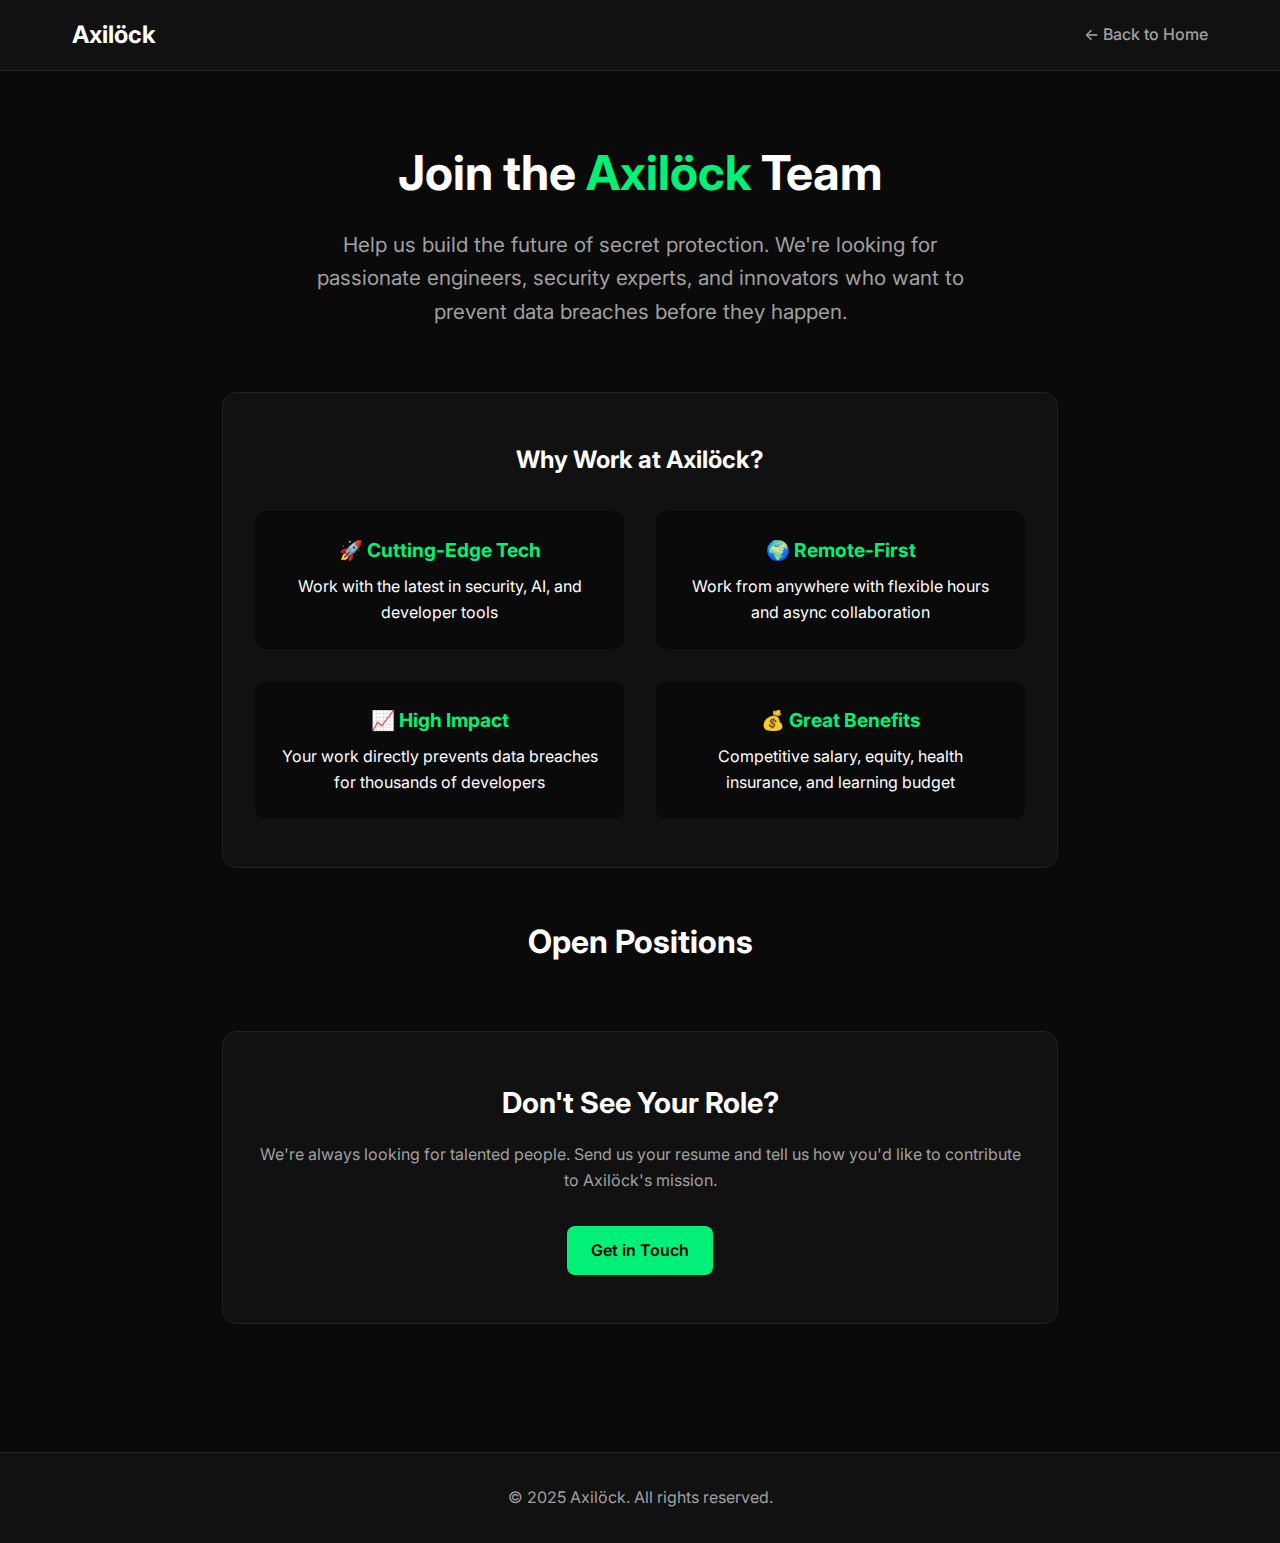
<file: careers.html>
<!DOCTYPE html>
<html lang="en">
<head>
    <meta charset="UTF-8">
    <meta name="viewport" content="width=device-width, initial-scale=1.0">
    <title>Careers - Axilöck</title>
    <link href="https://fonts.googleapis.com/css2?family=Inter:wght@300;400;500;600;700&display=swap" rel="stylesheet">
    <style>
        * {
            margin: 0;
            padding: 0;
            box-sizing: border-box;
        }

        :root {
            --primary-green: #00f078;
            --dark-bg: #0a0a0a;
            --card-bg: #111111;
            --text-primary: #ffffff;
            --text-secondary: #a0a0a0;
            --border-color: #222222;
        }

        body {
            font-family: 'Inter', sans-serif;
            background-color: var(--dark-bg);
            color: var(--text-primary);
            line-height: 1.6;
        }

        .navbar {
            background: var(--card-bg);
            padding: 1rem 0;
            border-bottom: 1px solid var(--border-color);
        }

        .nav-container {
            max-width: 1200px;
            margin: 0 auto;
            display: flex;
            justify-content: space-between;
            align-items: center;
            padding: 0 2rem;
        }

        .logo {
            font-size: 1.5rem;
            font-weight: 700;
            color: var(--text-primary);
            text-decoration: none;
        }

        .nav-link {
            color: var(--text-secondary);
            text-decoration: none;
            font-weight: 500;
            transition: color 0.3s ease;
        }

        .nav-link:hover {
            color: var(--primary-green);
        }

        .container {
            max-width: 900px;
            margin: 0 auto;
            padding: 4rem 2rem;
        }

        .page-header {
            text-align: center;
            margin-bottom: 4rem;
        }

        .page-header h1 {
            font-size: 3rem;
            font-weight: 700;
            margin-bottom: 1rem;
            color: var(--text-primary);
        }

        .page-header p {
            font-size: 1.3rem;
            color: var(--text-secondary);
            max-width: 700px;
            margin: 0 auto 2rem;
        }

        .highlight {
            color: var(--primary-green);
        }

        .values-section {
            background: var(--card-bg);
            padding: 3rem 2rem;
            border-radius: 15px;
            border: 1px solid var(--border-color);
            margin-bottom: 3rem;
            text-align: center;
        }

        .values-grid {
            display: grid;
            grid-template-columns: repeat(auto-fit, minmax(250px, 1fr));
            gap: 2rem;
            margin-top: 2rem;
        }

        .value-item {
            padding: 1.5rem;
            border-radius: 10px;
            background: var(--dark-bg);
        }

        .value-item h3 {
            font-size: 1.2rem;
            margin-bottom: 0.5rem;
            color: var(--primary-green);
        }

        .jobs-section h2 {
            font-size: 2rem;
            font-weight: 700;
            margin-bottom: 2rem;
            text-align: center;
            color: var(--text-primary);
        }

        .job-listing {
            background: var(--card-bg);
            padding: 2rem;
            border-radius: 15px;
            border: 1px solid var(--border-color);
            margin-bottom: 1.5rem;
            transition: all 0.3s ease;
        }

        .job-listing:hover {
            border-color: var(--primary-green);
            transform: translateY(-2px);
        }

        .job-header {
            display: flex;
            justify-content: space-between;
            align-items: flex-start;
            margin-bottom: 1rem;
        }

        .job-title {
            font-size: 1.4rem;
            font-weight: 600;
            color: var(--text-primary);
            margin-bottom: 0.5rem;
        }

        .job-details {
            display: flex;
            gap: 1rem;
            font-size: 0.9rem;
            color: var(--text-secondary);
            margin-bottom: 1rem;
        }

        .job-tag {
            background: rgba(0, 240, 120, 0.1);
            color: var(--primary-green);
            padding: 0.3rem 0.8rem;
            border-radius: 20px;
            font-size: 0.8rem;
            font-weight: 500;
        }

        .job-description {
            color: var(--text-secondary);
            margin-bottom: 1.5rem;
        }

        .btn-primary {
            background: var(--primary-green);
            color: #000;
            padding: 0.75rem 1.5rem;
            border-radius: 8px;
            text-decoration: none;
            font-weight: 600;
            display: inline-block;
            transition: all 0.3s ease;
            border: none;
            cursor: pointer;
        }

        .btn-primary:hover {
            background: #00d968;
            transform: translateY(-2px);
        }

        .btn-outline {
            background: transparent;
            color: var(--text-primary);
            padding: 0.75rem 1.5rem;
            border: 2px solid var(--border-color);
            border-radius: 8px;
            text-decoration: none;
            font-weight: 600;
            display: inline-block;
            transition: all 0.3s ease;
            margin-left: 1rem;
        }

        .btn-outline:hover {
            border-color: var(--primary-green);
            color: var(--primary-green);
        }

        .contact-section {
            text-align: center;
            margin-top: 4rem;
            padding: 3rem 2rem;
            background: var(--card-bg);
            border-radius: 15px;
            border: 1px solid var(--border-color);
        }

        .contact-section h2 {
            font-size: 1.8rem;
            margin-bottom: 1rem;
            color: var(--text-primary);
        }

        .contact-section p {
            color: var(--text-secondary);
            margin-bottom: 2rem;
        }

        .footer {
            background: var(--card-bg);
            padding: 2rem 0;
            border-top: 1px solid var(--border-color);
            text-align: center;
            color: var(--text-secondary);
            margin-top: 4rem;
        }

        @media (max-width: 768px) {
            .page-header h1 {
                font-size: 2rem;
            }

            .job-header {
                flex-direction: column;
            }

            .job-details {
                flex-wrap: wrap;
            }

            .values-grid {
                grid-template-columns: 1fr;
            }
        }
    </style>
</head>
<body>
    <nav class="navbar">
        <div class="nav-container">
            <a href="/" class="logo">Axilöck</a>
            <a href="/" class="nav-link">← Back to Home</a>
        </div>
    </nav>

    <div class="container">
        <div class="page-header">
            <h1>Join the <span class="highlight">Axilöck</span> Team</h1>
            <p>Help us build the future of secret protection. We're looking for passionate engineers, security experts, and innovators who want to prevent data breaches before they happen.</p>
        </div>

        <div class="values-section">
            <h2>Why Work at Axilöck?</h2>
            <div class="values-grid">
                <div class="value-item">
                    <h3>🚀 Cutting-Edge Tech</h3>
                    <p>Work with the latest in security, AI, and developer tools</p>
                </div>
                <div class="value-item">
                    <h3>🌍 Remote-First</h3>
                    <p>Work from anywhere with flexible hours and async collaboration</p>
                </div>
                <div class="value-item">
                    <h3>📈 High Impact</h3>
                    <p>Your work directly prevents data breaches for thousands of developers</p>
                </div>
                <div class="value-item">
                    <h3>💰 Great Benefits</h3>
                    <p>Competitive salary, equity, health insurance, and learning budget</p>
                </div>
            </div>
        </div>

        <div class="jobs-section">
            <h2>Open Positions</h2>

            <!-- <div class="job-listing">
                <div class="job-header">
                    <div>
                        <h3 class="job-title">Senior Security Engineer</h3>
                        <div class="job-details">
                            <span>Full-time</span>
                            <span>•</span>
                            <span>Remote</span>
                            <span>•</span>
                            <span>$140k - $180k</span>
                        </div>
                    </div>
                    <div class="job-tag">Engineering</div>
                </div>
                <p class="job-description">
                    Lead the development of secret detection algorithms and security patterns. Work on machine learning models for identifying sensitive data and improving accuracy.
                </p>
                <a href="mailto:careers@axilock.ai?subject=Senior Security Engineer Application" class="btn-primary">Apply Now</a>
                <a href="#" class="btn-outline">Learn More</a>
            </div>

             -->
        </div>

        <div class="contact-section">
            <h2>Don't See Your Role?</h2>
            <p>We're always looking for talented people. Send us your resume and tell us how you'd like to contribute to Axilöck's mission.</p>
            <a href="mailto:careers@axilock.ai?subject=General Application" class="btn-primary">Get in Touch</a>
        </div>
    </div>

    <footer class="footer">
        <p>&copy; 2025 Axilöck. All rights reserved.</p>
    </footer>
</body>
</html>
</file>
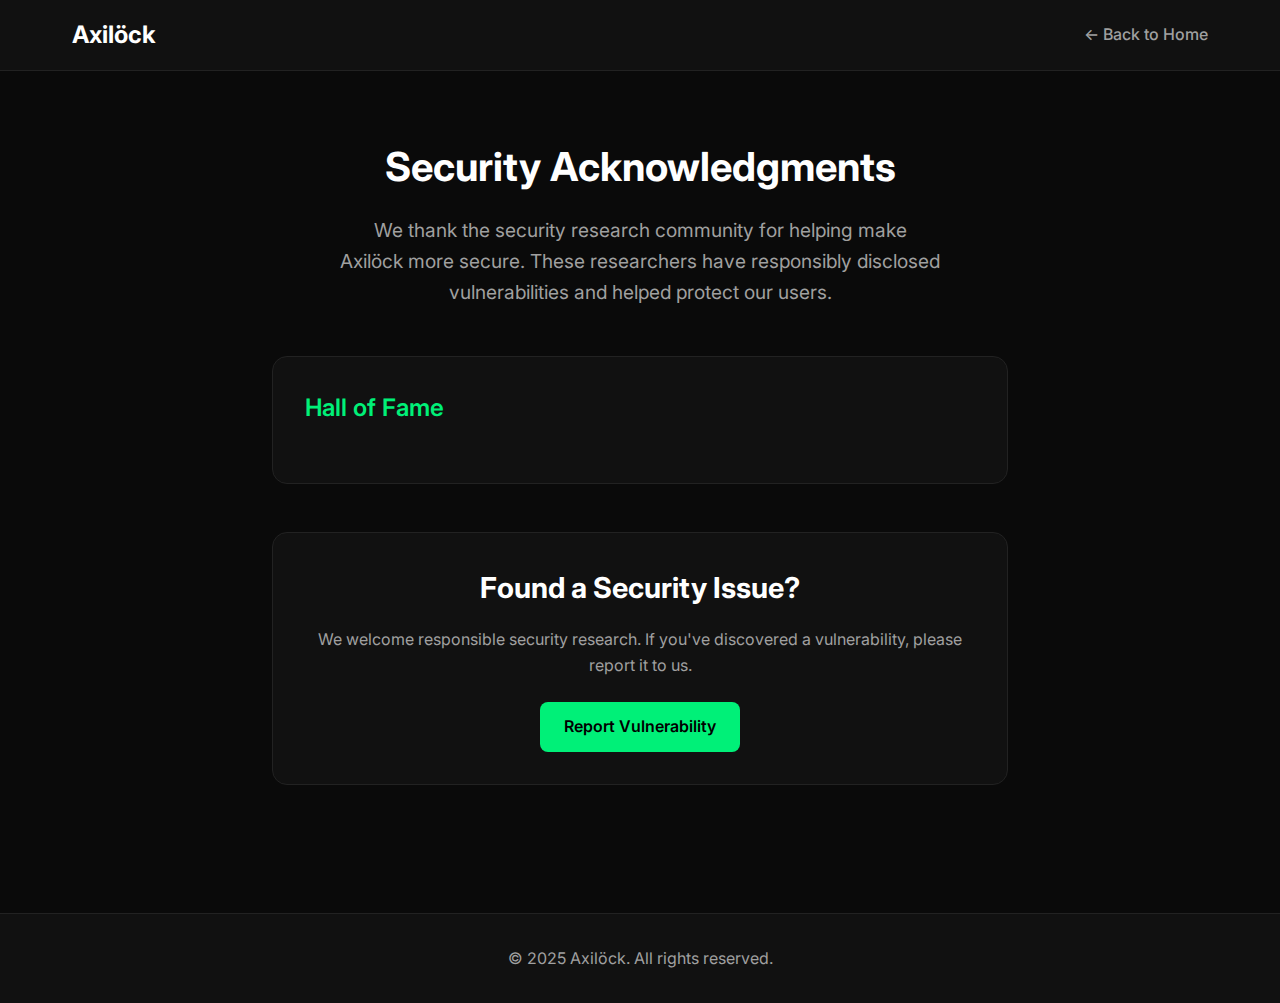
<file: security-acknowledgments.html>
<!DOCTYPE html>
<html lang="en">
<head>
    <meta charset="UTF-8">
    <meta name="viewport" content="width=device-width, initial-scale=1.0">
    <title>Security Acknowledgments - Axilöck</title>
    <link href="https://fonts.googleapis.com/css2?family=Inter:wght@300;400;500;600;700&display=swap" rel="stylesheet">
    <style>
        * {
            margin: 0;
            padding: 0;
            box-sizing: border-box;
        }

        :root {
            --primary-green: #00f078;
            --dark-bg: #0a0a0a;
            --card-bg: #111111;
            --text-primary: #ffffff;
            --text-secondary: #a0a0a0;
            --border-color: #222222;
        }

        body {
            font-family: 'Inter', sans-serif;
            background-color: var(--dark-bg);
            color: var(--text-primary);
            line-height: 1.6;
        }

        .navbar {
            background: var(--card-bg);
            padding: 1rem 0;
            border-bottom: 1px solid var(--border-color);
        }

        .nav-container {
            max-width: 1200px;
            margin: 0 auto;
            display: flex;
            justify-content: space-between;
            align-items: center;
            padding: 0 2rem;
        }

        .logo {
            font-size: 1.5rem;
            font-weight: 700;
            color: var(--text-primary);
            text-decoration: none;
        }

        .nav-link {
            color: var(--text-secondary);
            text-decoration: none;
            font-weight: 500;
            transition: color 0.3s ease;
        }

        .nav-link:hover {
            color: var(--primary-green);
        }

        .container {
            max-width: 800px;
            margin: 0 auto;
            padding: 4rem 2rem;
        }

        .page-header {
            text-align: center;
            margin-bottom: 3rem;
        }

        .page-header h1 {
            font-size: 2.5rem;
            font-weight: 700;
            margin-bottom: 1rem;
            color: var(--text-primary);
        }

        .page-header p {
            font-size: 1.2rem;
            color: var(--text-secondary);
            max-width: 600px;
            margin: 0 auto;
        }

        .acknowledgment-section {
            background: var(--card-bg);
            padding: 2rem;
            border-radius: 15px;
            border: 1px solid var(--border-color);
            margin-bottom: 2rem;
        }

        .section-title {
            font-size: 1.5rem;
            font-weight: 600;
            margin-bottom: 1.5rem;
            color: var(--primary-green);
        }

        .researcher-list {
            display: grid;
            gap: 1rem;
        }

        .researcher-item {
            display: flex;
            justify-content: space-between;
            align-items: center;
            padding: 1rem;
            background: var(--dark-bg);
            border-radius: 8px;
            border: 1px solid var(--border-color);
        }

        .researcher-info h3 {
            font-size: 1.1rem;
            font-weight: 600;
            color: var(--text-primary);
            margin-bottom: 0.2rem;
        }

        .researcher-info p {
            font-size: 0.9rem;
            color: var(--text-secondary);
        }

        .report-date {
            font-size: 0.8rem;
            color: var(--text-secondary);
        }

        .contact-section {
            text-align: center;
            margin-top: 3rem;
            padding: 2rem;
            background: var(--card-bg);
            border-radius: 15px;
            border: 1px solid var(--border-color);
        }

        .contact-section h2 {
            font-size: 1.8rem;
            margin-bottom: 1rem;
            color: var(--text-primary);
        }

        .contact-section p {
            color: var(--text-secondary);
            margin-bottom: 1.5rem;
        }

        .btn-primary {
            background: var(--primary-green);
            color: #000;
            padding: 0.75rem 1.5rem;
            border-radius: 8px;
            text-decoration: none;
            font-weight: 600;
            display: inline-block;
            transition: all 0.3s ease;
        }

        .btn-primary:hover {
            background: #00d968;
            transform: translateY(-2px);
        }

        .footer {
            background: var(--card-bg);
            padding: 2rem 0;
            border-top: 1px solid var(--border-color);
            text-align: center;
            color: var(--text-secondary);
            margin-top: 4rem;
        }
    </style>
</head>
<body>
    <nav class="navbar">
        <div class="nav-container">
            <a href="/" class="logo">Axilöck</a>
            <a href="/" class="nav-link">← Back to Home</a>
        </div>
    </nav>

    <div class="container">
        <div class="page-header">
            <h1>Security Acknowledgments</h1>
            <p>We thank the security research community for helping make Axilöck more secure. These researchers have responsibly disclosed vulnerabilities and helped protect our users.</p>
        </div>

        <div class="acknowledgment-section">
            <h2 class="section-title">Hall of Fame</h2>
            <div class="researcher-list">
                
            </div>
        </div>

        <div class="contact-section">
            <h2>Found a Security Issue?</h2>
            <p>We welcome responsible security research. If you've discovered a vulnerability, please report it to us.</p>
            <a href="mailto:security@axilock.ai" class="btn-primary">Report Vulnerability</a>
        </div>
    </div>

    <footer class="footer">
        <p>&copy; 2025 Axilöck. All rights reserved.</p>
    </footer>
</body>
</html>
</file>
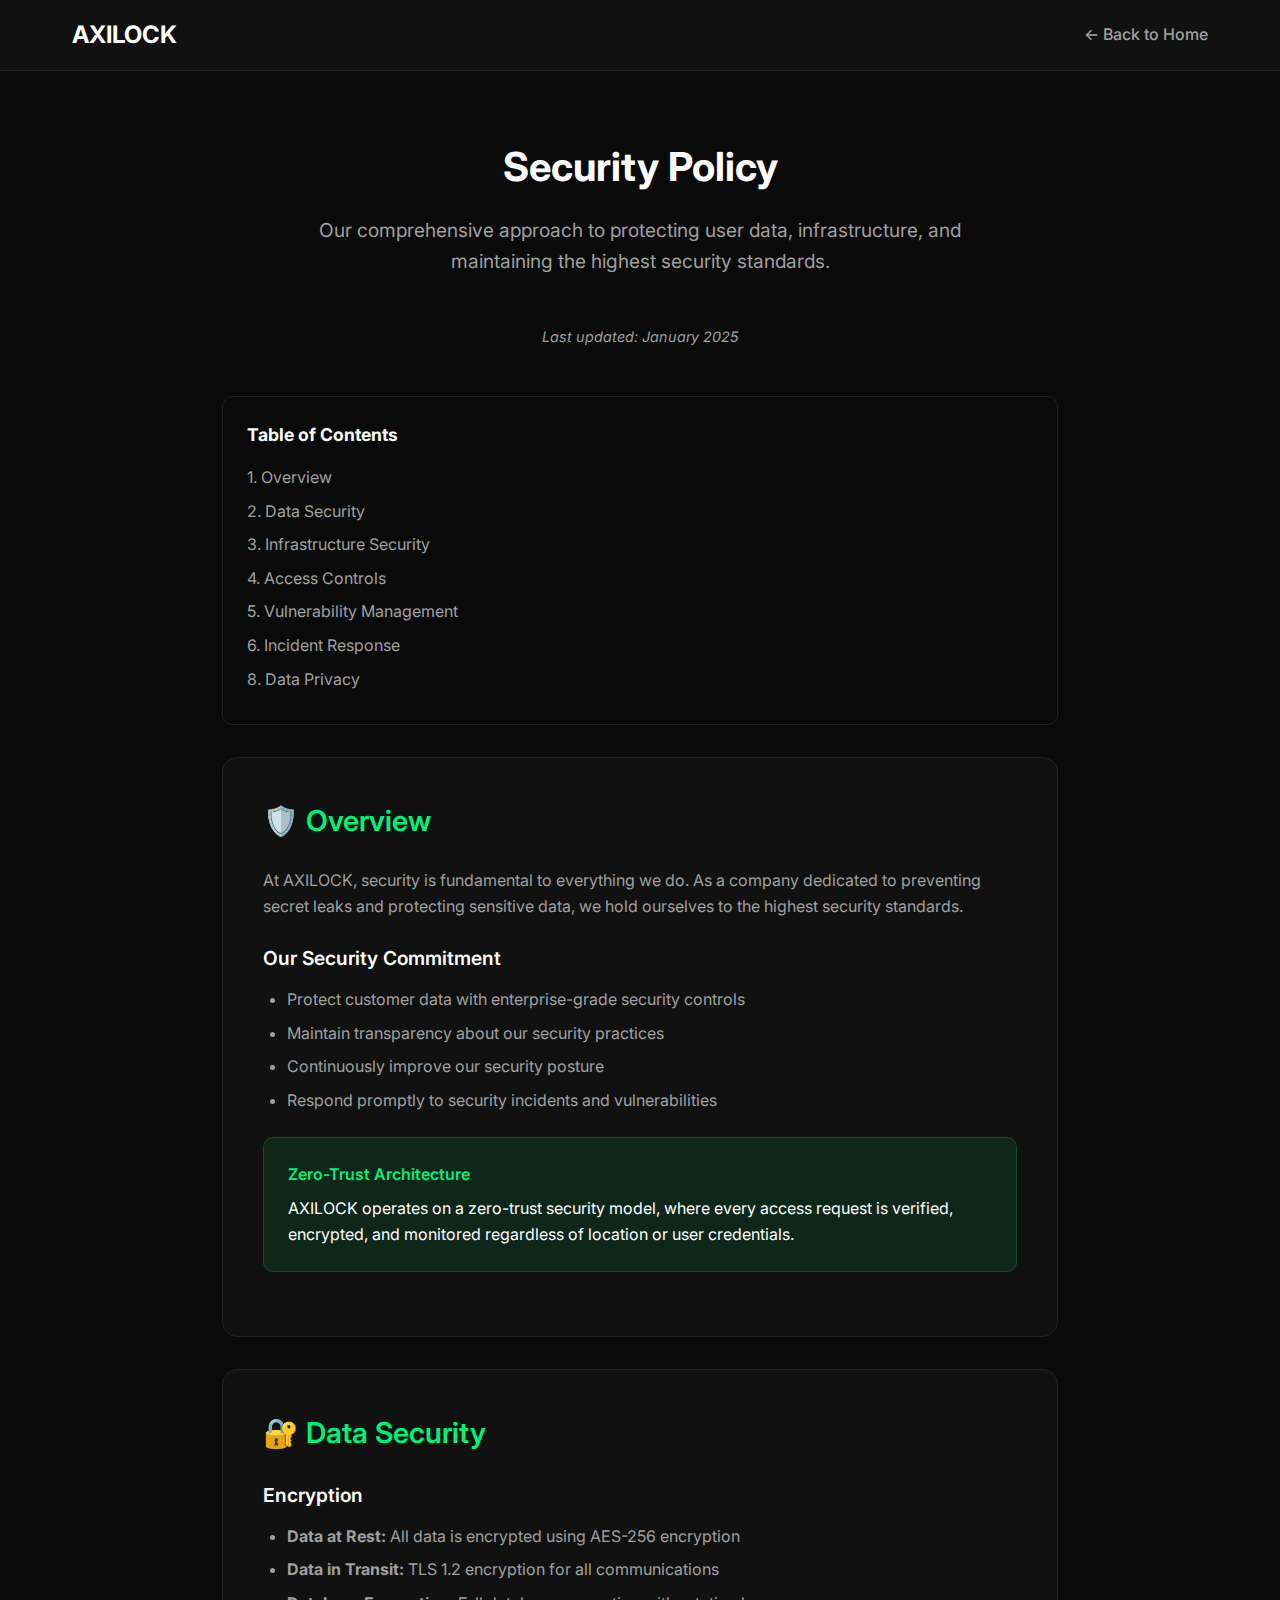
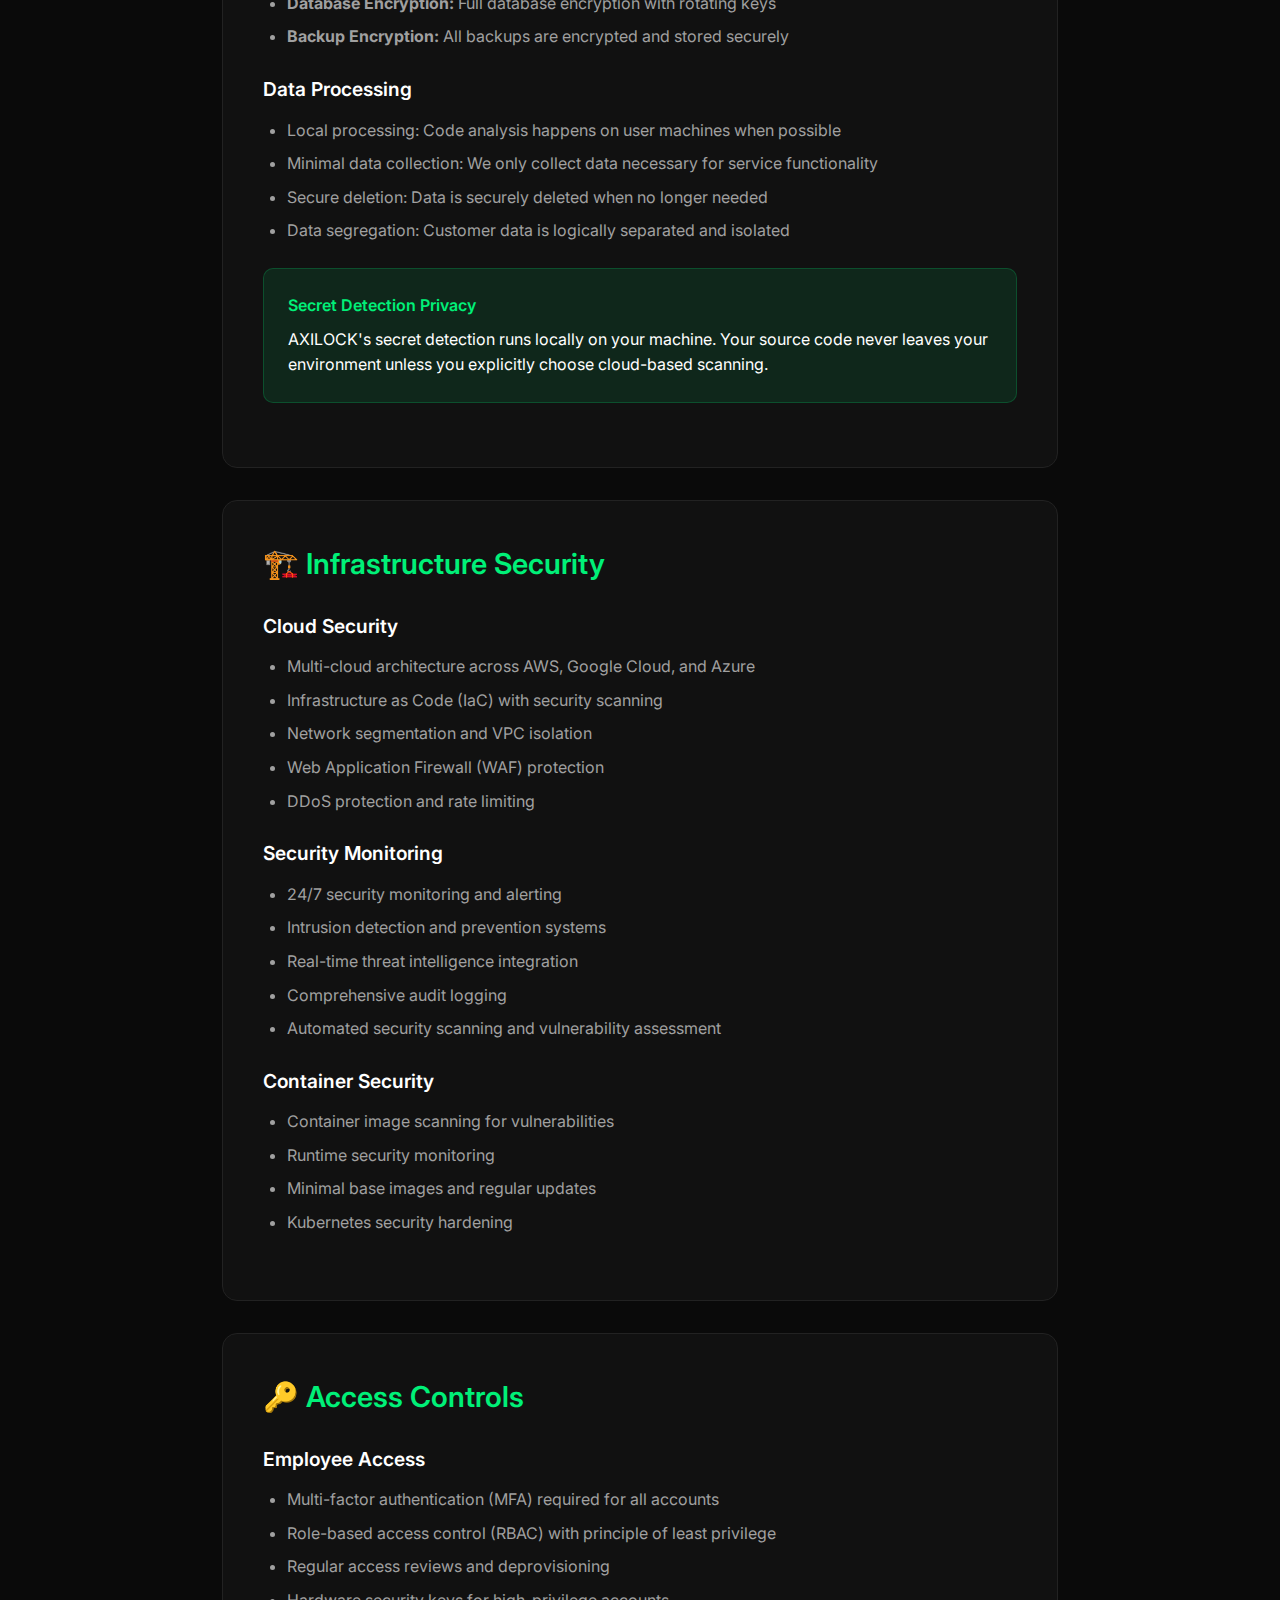
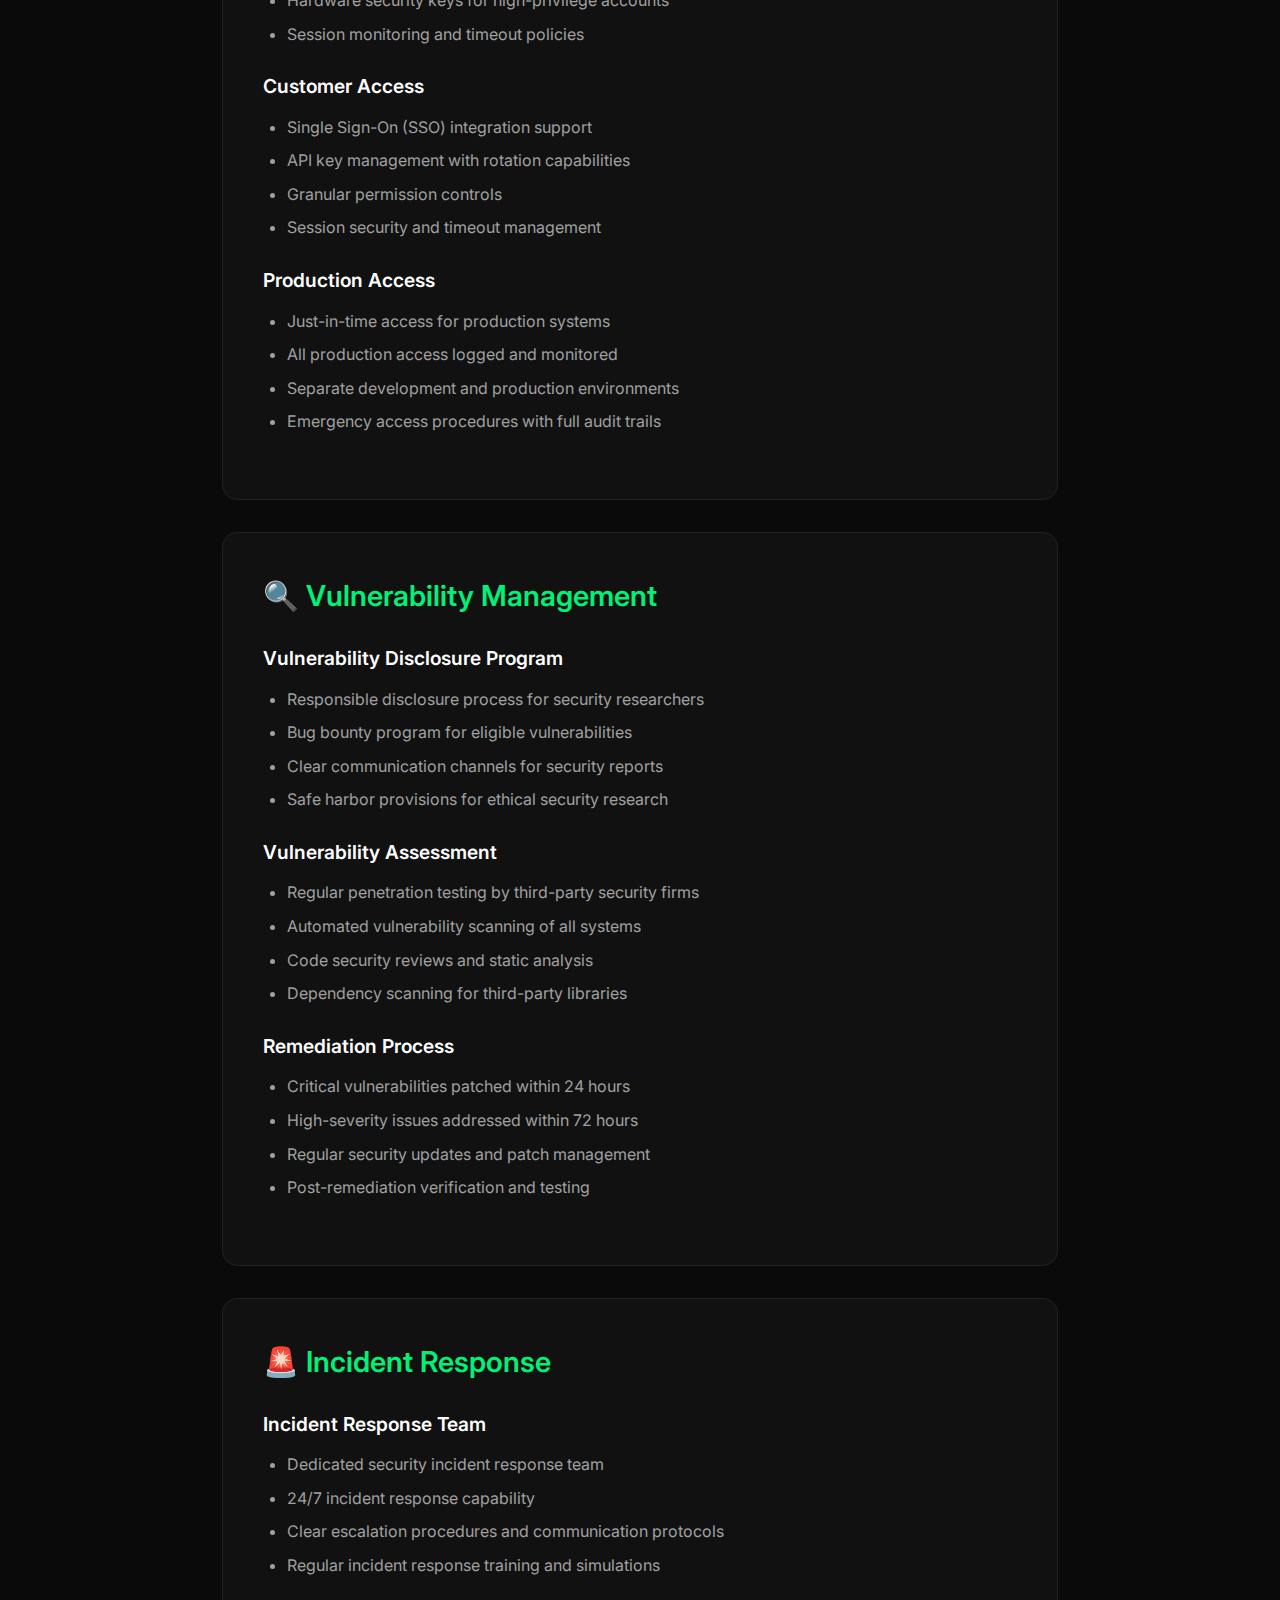
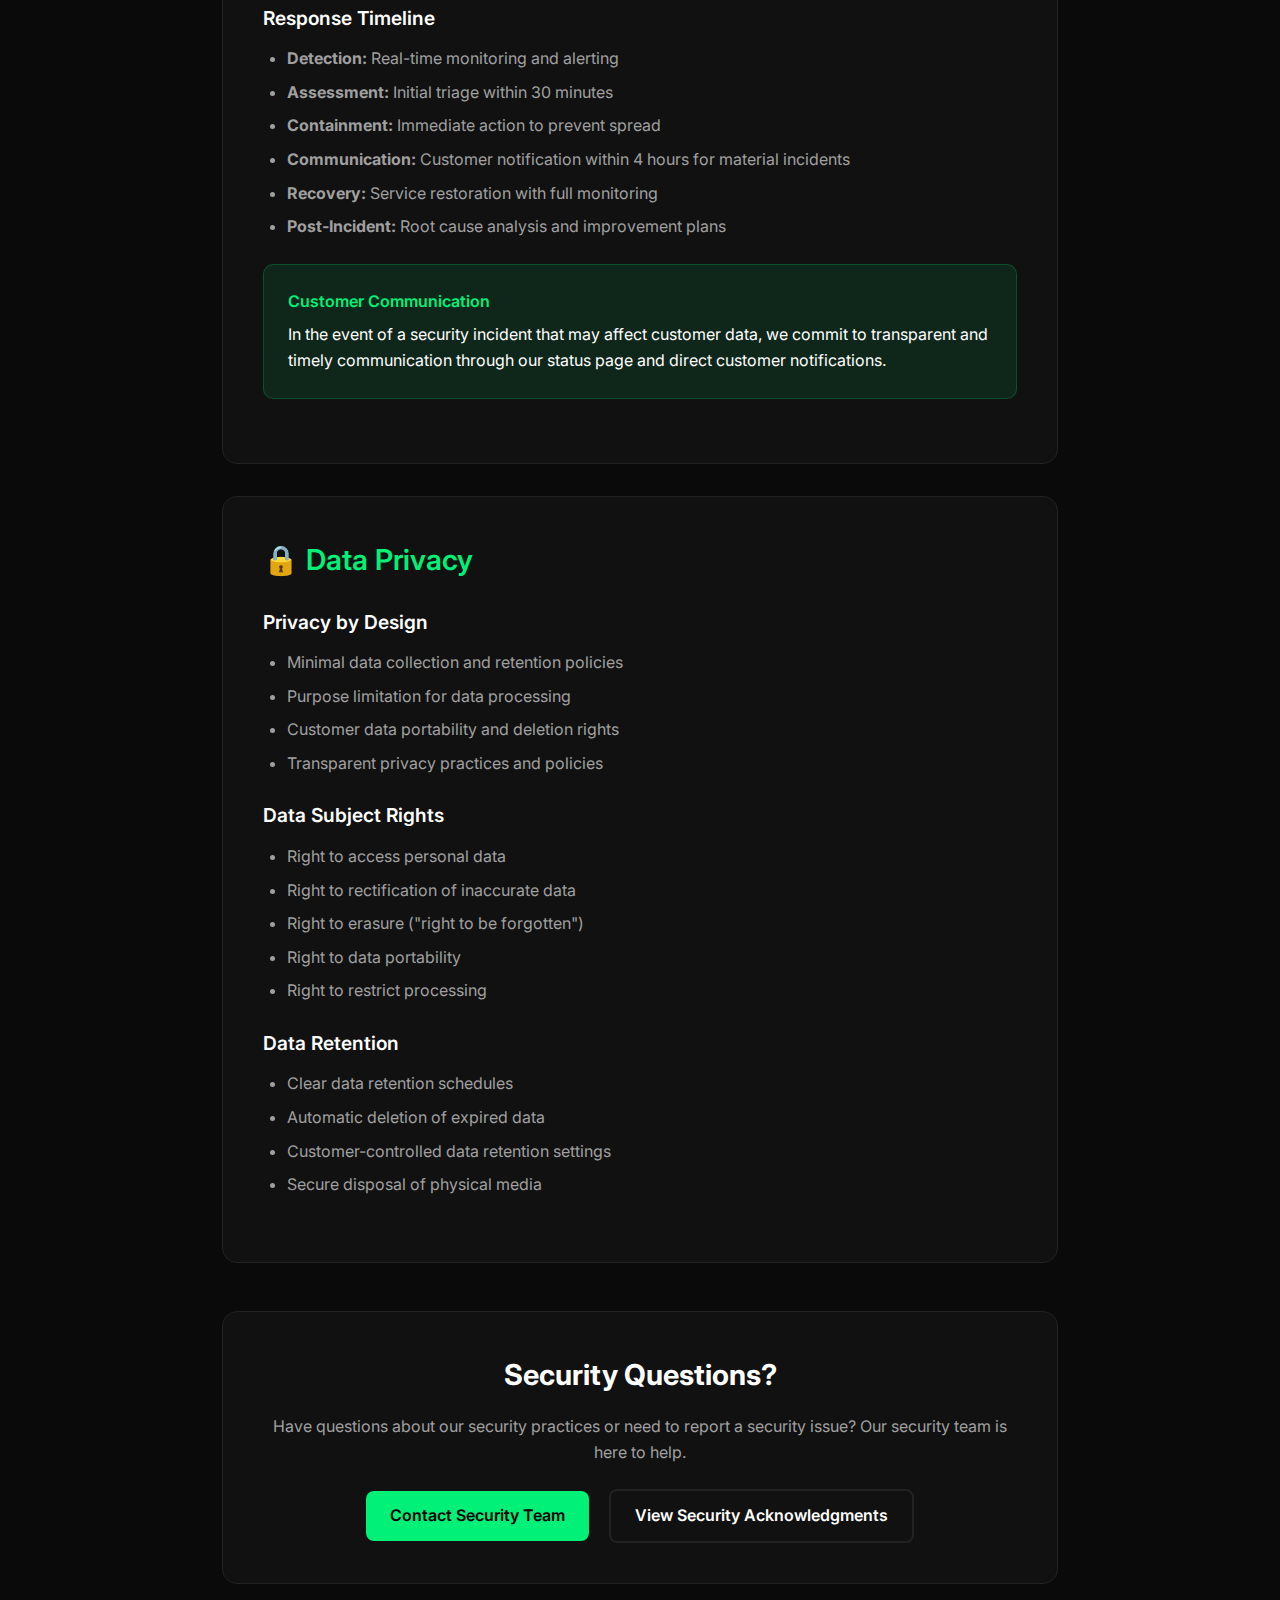
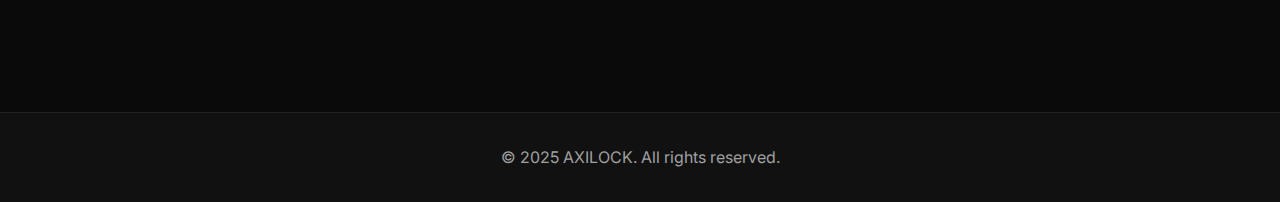
<file: security-privacy.html>
<!DOCTYPE html>
<html lang="en">
<head>
    <meta charset="UTF-8">
    <meta name="viewport" content="width=device-width, initial-scale=1.0">
    <title>Security Policy - AXILOCK</title>
    <link href="https://fonts.googleapis.com/css2?family=Inter:wght@300;400;500;600;700&display=swap" rel="stylesheet">
    <style>
        * {
            margin: 0;
            padding: 0;
            box-sizing: border-box;
        }

        :root {
            --primary-green: #00f078;
            --dark-bg: #0a0a0a;
            --card-bg: #111111;
            --text-primary: #ffffff;
            --text-secondary: #a0a0a0;
            --border-color: #222222;
        }

        body {
            font-family: 'Inter', sans-serif;
            background-color: var(--dark-bg);
            color: var(--text-primary);
            line-height: 1.6;
        }

        .navbar {
            background: var(--card-bg);
            padding: 1rem 0;
            border-bottom: 1px solid var(--border-color);
        }

        .nav-container {
            max-width: 1200px;
            margin: 0 auto;
            display: flex;
            justify-content: space-between;
            align-items: center;
            padding: 0 2rem;
        }

        .logo {
            font-size: 1.5rem;
            font-weight: 700;
            color: var(--text-primary);
            text-decoration: none;
        }

        .nav-link {
            color: var(--text-secondary);
            text-decoration: none;
            font-weight: 500;
            transition: color 0.3s ease;
        }

        .nav-link:hover {
            color: var(--primary-green);
        }

        .container {
            max-width: 900px;
            margin: 0 auto;
            padding: 4rem 2rem;
        }

        .page-header {
            text-align: center;
            margin-bottom: 3rem;
        }

        .page-header h1 {
            font-size: 2.5rem;
            font-weight: 700;
            margin-bottom: 1rem;
            color: var(--text-primary);
        }

        .page-header p {
            font-size: 1.2rem;
            color: var(--text-secondary);
            max-width: 700px;
            margin: 0 auto;
        }

        .last-updated {
            text-align: center;
            color: var(--text-secondary);
            font-size: 0.9rem;
            margin-bottom: 3rem;
            font-style: italic;
        }

        .policy-section {
            background: var(--card-bg);
            padding: 2.5rem;
            border-radius: 15px;
            border: 1px solid var(--border-color);
            margin-bottom: 2rem;
        }

        .section-title {
            font-size: 1.8rem;
            font-weight: 600;
            margin-bottom: 1.5rem;
            color: var(--primary-green);
            display: flex;
            align-items: center;
            gap: 0.5rem;
        }

        .section-content {
            color: var(--text-secondary);
            margin-bottom: 1.5rem;
        }

        .section-content h3 {
            color: var(--text-primary);
            font-size: 1.2rem;
            margin: 1.5rem 0 0.8rem 0;
            font-weight: 600;
        }

        .section-content ul {
            margin-left: 1.5rem;
            margin-bottom: 1rem;
        }

        .section-content li {
            margin-bottom: 0.5rem;
        }

        .highlight-box {
            background: rgba(0, 240, 120, 0.1);
            border: 1px solid rgba(0, 240, 120, 0.2);
            border-radius: 10px;
            padding: 1.5rem;
            margin: 1.5rem 0;
        }

        .highlight-box h4 {
            color: var(--primary-green);
            font-weight: 600;
            margin-bottom: 0.5rem;
        }

        .highlight-box p {
            color: var(--text-primary);
            margin: 0;
        }

        .contact-section {
            text-align: center;
            margin-top: 3rem;
            padding: 2.5rem;
            background: var(--card-bg);
            border-radius: 15px;
            border: 1px solid var(--border-color);
        }

        .contact-section h2 {
            font-size: 1.8rem;
            margin-bottom: 1rem;
            color: var(--text-primary);
        }

        .contact-section p {
            color: var(--text-secondary);
            margin-bottom: 1.5rem;
        }

        .btn-primary {
            background: var(--primary-green);
            color: #000;
            padding: 0.75rem 1.5rem;
            border-radius: 8px;
            text-decoration: none;
            font-weight: 600;
            display: inline-block;
            transition: all 0.3s ease;
            margin: 0 0.5rem;
        }

        .btn-primary:hover {
            background: #00d968;
            transform: translateY(-2px);
        }

        .btn-outline {
            background: transparent;
            color: var(--text-primary);
            padding: 0.75rem 1.5rem;
            border: 2px solid var(--border-color);
            border-radius: 8px;
            text-decoration: none;
            font-weight: 600;
            display: inline-block;
            transition: all 0.3s ease;
            margin: 0 0.5rem;
        }

        .btn-outline:hover {
            border-color: var(--primary-green);
            color: var(--primary-green);
        }

        .footer {
            background: var(--card-bg);
            padding: 2rem 0;
            border-top: 1px solid var(--border-color);
            text-align: center;
            color: var(--text-secondary);
            margin-top: 4rem;
        }

        .toc {
            background: var(--dark-bg);
            padding: 1.5rem;
            border-radius: 10px;
            border: 1px solid var(--border-color);
            margin-bottom: 2rem;
        }

        .toc h3 {
            color: var(--text-primary);
            margin-bottom: 1rem;
            font-size: 1.1rem;
        }

        .toc ul {
            list-style: none;
            margin-left: 0;
        }

        .toc li {
            margin-bottom: 0.5rem;
        }

        .toc a {
            color: var(--text-secondary);
            text-decoration: none;
            transition: color 0.3s ease;
        }

        .toc a:hover {
            color: var(--primary-green);
        }

        @media (max-width: 768px) {
            .page-header h1 {
                font-size: 2rem;
            }

            .policy-section {
                padding: 1.5rem;
            }
        }
    </style>
</head>
<body>
    <nav class="navbar">
        <div class="nav-container">
            <a href="/" class="logo">AXILOCK</a>
            <a href="/" class="nav-link">← Back to Home</a>
        </div>
    </nav>

    <div class="container">
        <div class="page-header">
            <h1>Security Policy</h1>
            <p>Our comprehensive approach to protecting user data, infrastructure, and maintaining the highest security standards.</p>
        </div>

        <div class="last-updated">
            Last updated: January 2025
        </div>

        <div class="toc">
            <h3>Table of Contents</h3>
            <ul>
                <li><a href="#overview">1. Overview</a></li>
                <li><a href="#data-security">2. Data Security</a></li>
                <li><a href="#infrastructure">3. Infrastructure Security</a></li>
                <li><a href="#access-controls">4. Access Controls</a></li>
                <li><a href="#vulnerability">5. Vulnerability Management</a></li>
                <li><a href="#incident-response">6. Incident Response</a></li>
                <!-- <li><a href="#compliance">7. Compliance & Certifications</a></li> -->
                <li><a href="#data-privacy">8. Data Privacy</a></li>
            </ul>
        </div>

        <div class="policy-section" id="overview">
            <h2 class="section-title">🛡️ Overview</h2>
            <div class="section-content">
                <p>At AXILOCK, security is fundamental to everything we do. As a company dedicated to preventing secret leaks and protecting sensitive data, we hold ourselves to the highest security standards.</p>
                
                <h3>Our Security Commitment</h3>
                <ul>
                    <li>Protect customer data with enterprise-grade security controls</li>
                    <li>Maintain transparency about our security practices</li>
                    <li>Continuously improve our security posture</li>
                    <li>Respond promptly to security incidents and vulnerabilities</li>
                </ul>

                <div class="highlight-box">
                    <h4>Zero-Trust Architecture</h4>
                    <p>AXILOCK operates on a zero-trust security model, where every access request is verified, encrypted, and monitored regardless of location or user credentials.</p>
                </div>
            </div>
        </div>

        <div class="policy-section" id="data-security">
            <h2 class="section-title">🔐 Data Security</h2>
            <div class="section-content">
                <h3>Encryption</h3>
                <ul>
                    <li><strong>Data at Rest:</strong> All data is encrypted using AES-256 encryption</li>
                    <li><strong>Data in Transit:</strong> TLS 1.2 encryption for all communications</li>
                    <li><strong>Database Encryption:</strong> Full database encryption with rotating keys</li>
                    <li><strong>Backup Encryption:</strong> All backups are encrypted and stored securely</li>
                </ul>

                <h3>Data Processing</h3>
                <ul>
                    <li>Local processing: Code analysis happens on user machines when possible</li>
                    <li>Minimal data collection: We only collect data necessary for service functionality</li>
                    <li>Secure deletion: Data is securely deleted when no longer needed</li>
                    <li>Data segregation: Customer data is logically separated and isolated</li>
                </ul>

                <div class="highlight-box">
                    <h4>Secret Detection Privacy</h4>
                    <p>AXILOCK's secret detection runs locally on your machine. Your source code never leaves your environment unless you explicitly choose cloud-based scanning.</p>
                </div>
            </div>
        </div>

        <div class="policy-section" id="infrastructure">
            <h2 class="section-title">🏗️ Infrastructure Security</h2>
            <div class="section-content">
                <h3>Cloud Security</h3>
                <ul>
                    <li>Multi-cloud architecture across AWS, Google Cloud, and Azure</li>
                    <li>Infrastructure as Code (IaC) with security scanning</li>
                    <li>Network segmentation and VPC isolation</li>
                    <li>Web Application Firewall (WAF) protection</li>
                    <li>DDoS protection and rate limiting</li>
                </ul>

                <h3>Security Monitoring</h3>
                <ul>
                    <li>24/7 security monitoring and alerting</li>
                    <li>Intrusion detection and prevention systems</li>
                    <li>Real-time threat intelligence integration</li>
                    <li>Comprehensive audit logging</li>
                    <li>Automated security scanning and vulnerability assessment</li>
                </ul>

                <h3>Container Security</h3>
                <ul>
                    <li>Container image scanning for vulnerabilities</li>
                    <li>Runtime security monitoring</li>
                    <li>Minimal base images and regular updates</li>
                    <li>Kubernetes security hardening</li>
                </ul>
            </div>
        </div>

        <div class="policy-section" id="access-controls">
            <h2 class="section-title">🔑 Access Controls</h2>
            <div class="section-content">
                <h3>Employee Access</h3>
                <ul>
                    <li>Multi-factor authentication (MFA) required for all accounts</li>
                    <li>Role-based access control (RBAC) with principle of least privilege</li>
                    <li>Regular access reviews and deprovisioning</li>
                    <li>Hardware security keys for high-privilege accounts</li>
                    <li>Session monitoring and timeout policies</li>
                </ul>

                <h3>Customer Access</h3>
                <ul>
                    <li>Single Sign-On (SSO) integration support</li>
                    <li>API key management with rotation capabilities</li>
                    <li>Granular permission controls</li>
                    <li>Session security and timeout management</li>
                </ul>

                <h3>Production Access</h3>
                <ul>
                    <li>Just-in-time access for production systems</li>
                    <li>All production access logged and monitored</li>
                    <li>Separate development and production environments</li>
                    <li>Emergency access procedures with full audit trails</li>
                </ul>
            </div>
        </div>

        <div class="policy-section" id="vulnerability">
            <h2 class="section-title">🔍 Vulnerability Management</h2>
            <div class="section-content">
                <h3>Vulnerability Disclosure Program</h3>
                <ul>
                    <li>Responsible disclosure process for security researchers</li>
                    <li>Bug bounty program for eligible vulnerabilities</li>
                    <li>Clear communication channels for security reports</li>
                    <li>Safe harbor provisions for ethical security research</li>
                </ul>

                <h3>Vulnerability Assessment</h3>
                <ul>
                    <li>Regular penetration testing by third-party security firms</li>
                    <li>Automated vulnerability scanning of all systems</li>
                    <li>Code security reviews and static analysis</li>
                    <li>Dependency scanning for third-party libraries</li>
                </ul>

                <h3>Remediation Process</h3>
                <ul>
                    <li>Critical vulnerabilities patched within 24 hours</li>
                    <li>High-severity issues addressed within 72 hours</li>
                    <li>Regular security updates and patch management</li>
                    <li>Post-remediation verification and testing</li>
                </ul>
            </div>
        </div>

        <div class="policy-section" id="incident-response">
            <h2 class="section-title">🚨 Incident Response</h2>
            <div class="section-content">
                <h3>Incident Response Team</h3>
                <ul>
                    <li>Dedicated security incident response team</li>
                    <li>24/7 incident response capability</li>
                    <li>Clear escalation procedures and communication protocols</li>
                    <li>Regular incident response training and simulations</li>
                </ul>

                <h3>Response Timeline</h3>
                <ul>
                    <li><strong>Detection:</strong> Real-time monitoring and alerting</li>
                    <li><strong>Assessment:</strong> Initial triage within 30 minutes</li>
                    <li><strong>Containment:</strong> Immediate action to prevent spread</li>
                    <li><strong>Communication:</strong> Customer notification within 4 hours for material incidents</li>
                    <li><strong>Recovery:</strong> Service restoration with full monitoring</li>
                    <li><strong>Post-Incident:</strong> Root cause analysis and improvement plans</li>
                </ul>

                <div class="highlight-box">
                    <h4>Customer Communication</h4>
                    <p>In the event of a security incident that may affect customer data, we commit to transparent and timely communication through our status page and direct customer notifications.</p>
                </div>
            </div>
        </div>

        <!-- <div class="policy-section" id="compliance">
            <h2 class="section-title">📋 Compliance & Certifications</h2>
            <div class="section-content">
                <h3>Standards & Frameworks</h3>
                <ul>
                    <li><strong>SOC 2 Type II:</strong> Annual compliance audit</li>
                    <li><strong>ISO 27001:</strong> Information security management certification</li>
                    <li><strong>GDPR:</strong> Full compliance with EU data protection regulation</li>
                    <li><strong>CCPA:</strong> California Consumer Privacy Act compliance</li>
                    <li><strong>NIST Framework:</strong> Aligned with cybersecurity framework</li>
                </ul>

                <h3>Industry Standards</h3>
                <ul>
                    <li>OWASP security guidelines implementation</li>
                    <li>CIS security benchmarks adherence</li>
                    <li>Cloud security best practices (CSA)</li>
                    <li>Regular third-party security assessments</li>
                </ul>

                <h3>Data Residency</h3>
                <ul>
                    <li>Customer data stored in specified geographic regions</li>
                    <li>Cross-border data transfer protections</li>
                    <li>Data processing agreements available</li>
                </ul>
            </div>
        </div> -->

        <div class="policy-section" id="data-privacy">
            <h2 class="section-title">🔒 Data Privacy</h2>
            <div class="section-content">
                <h3>Privacy by Design</h3>
                <ul>
                    <li>Minimal data collection and retention policies</li>
                    <li>Purpose limitation for data processing</li>
                    <li>Customer data portability and deletion rights</li>
                    <li>Transparent privacy practices and policies</li>
                </ul>

                <h3>Data Subject Rights</h3>
                <ul>
                    <li>Right to access personal data</li>
                    <li>Right to rectification of inaccurate data</li>
                    <li>Right to erasure ("right to be forgotten")</li>
                    <li>Right to data portability</li>
                    <li>Right to restrict processing</li>
                </ul>

                <h3>Data Retention</h3>
                <ul>
                    <li>Clear data retention schedules</li>
                    <li>Automatic deletion of expired data</li>
                    <li>Customer-controlled data retention settings</li>
                    <li>Secure disposal of physical media</li>
                </ul>
            </div>
        </div>

        <div class="contact-section">
            <h2>Security Questions?</h2>
            <p>Have questions about our security practices or need to report a security issue? Our security team is here to help.</p>
            <a href="mailto:security@axilock.ai" class="btn-primary">Contact Security Team</a>
            <a href="/security-acknowledgments.html" class="btn-outline">View Security Acknowledgments</a>
        </div>
    </div>

    <footer class="footer">
        <p>&copy; 2025 AXILOCK. All rights reserved.</p>
    </footer>
</body>
</html>
</file>
